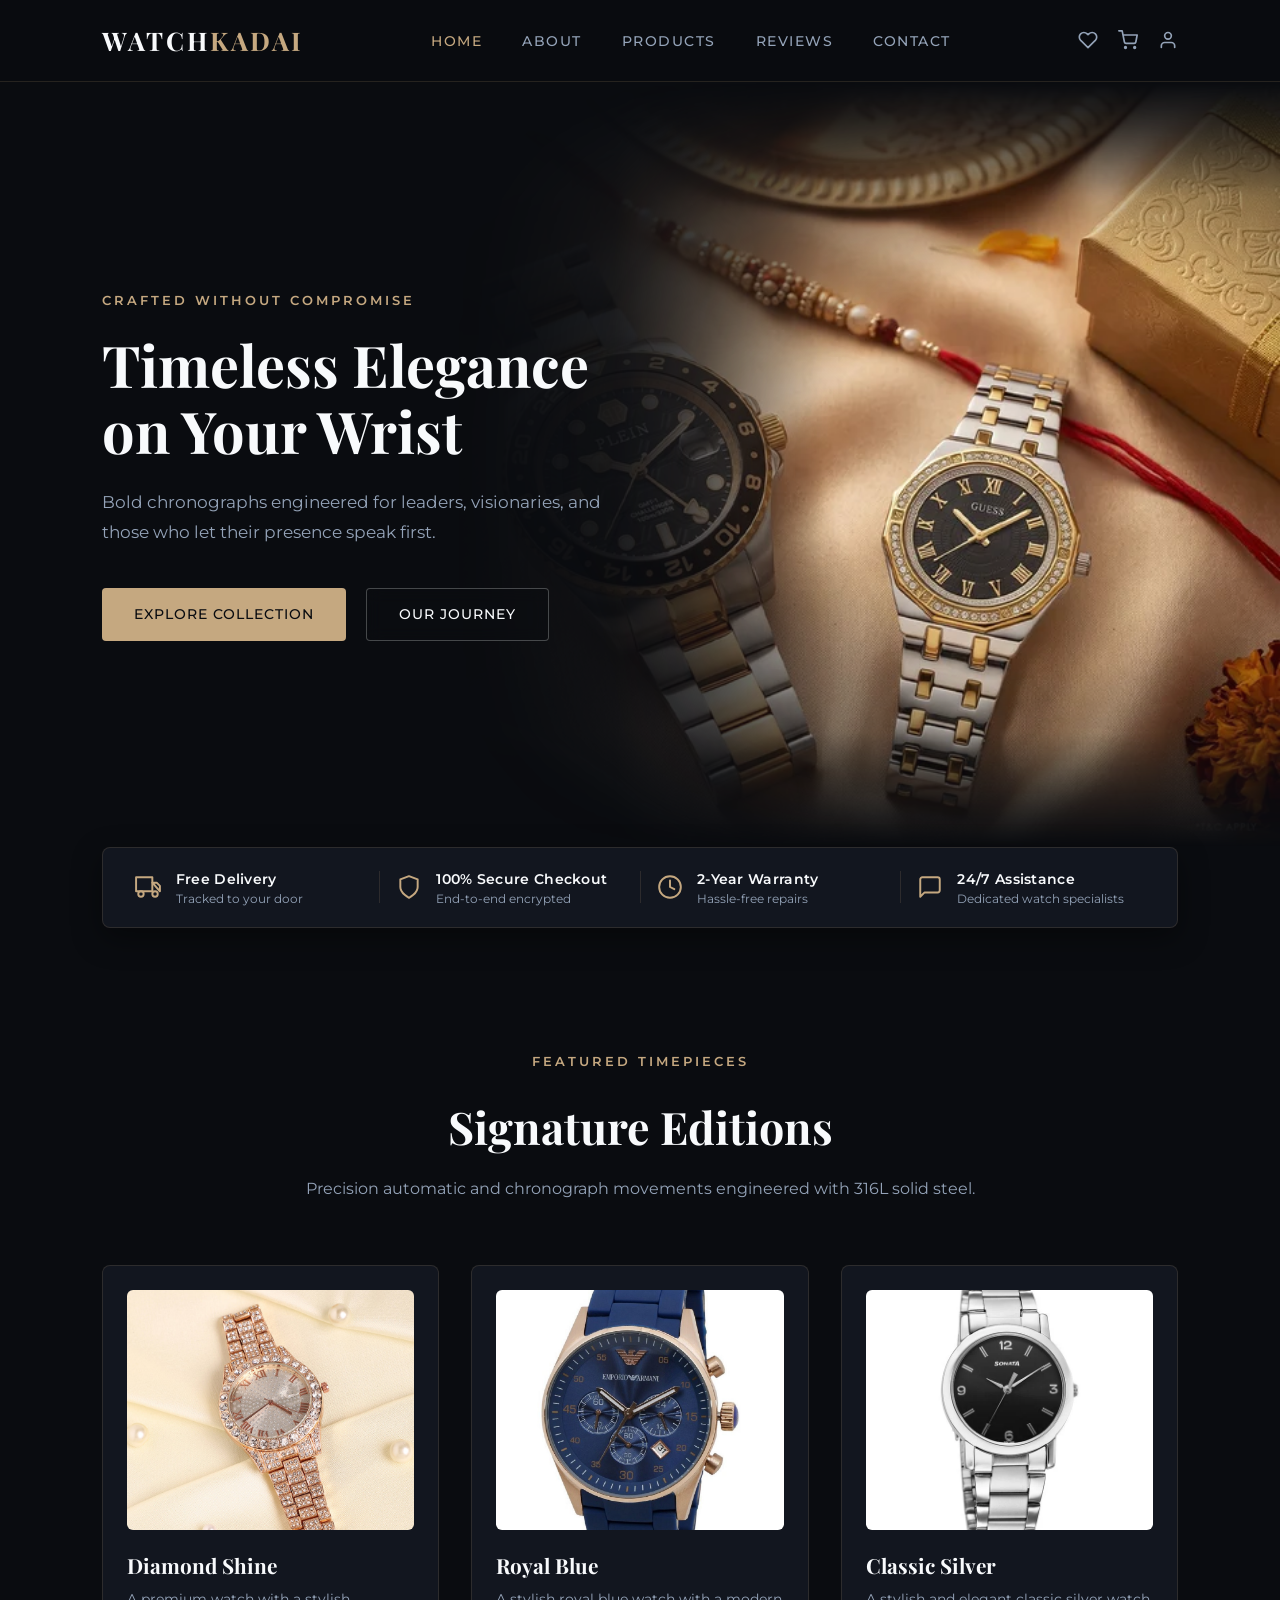
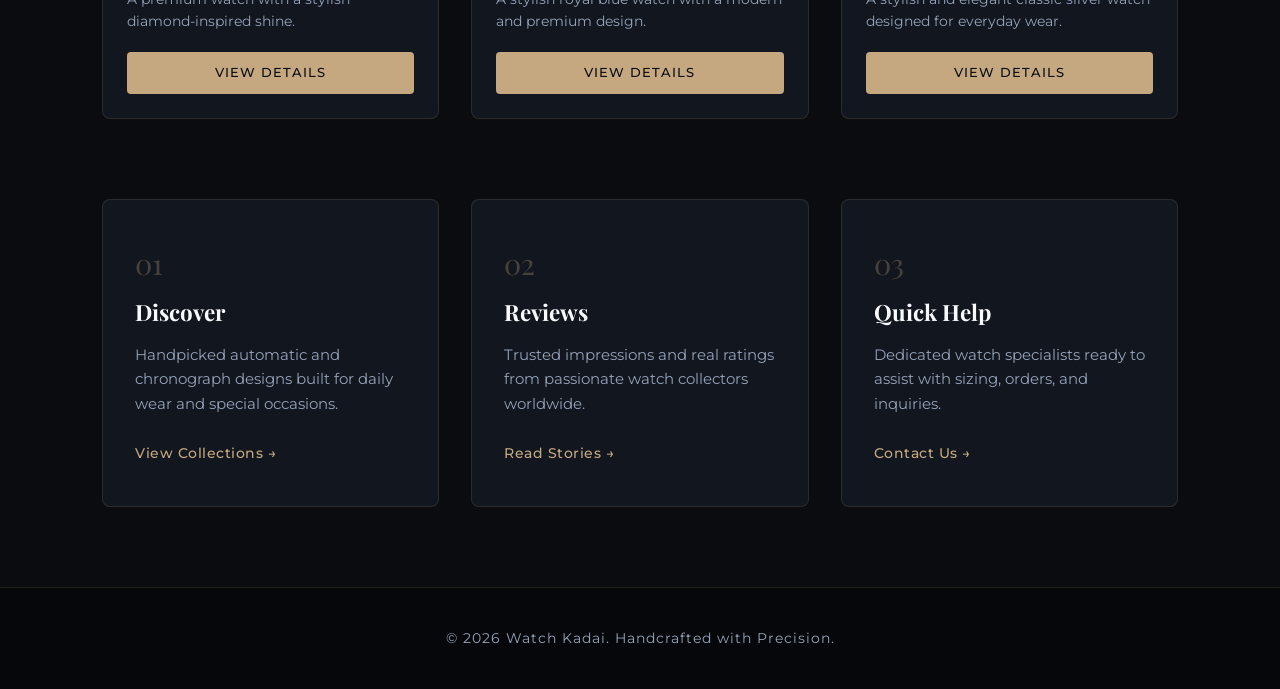
<file: index.html>
<!DOCTYPE html>
<html lang="en">
<head>
  <meta charset="UTF-8">
  <meta name="viewport" content="width=device-width, initial-scale=1.0">
  <title>Watch Kadai | Timeless Elegance</title>
  
  <link rel="stylesheet" href="navbar.css">
  <link rel="stylesheet" href="home.css">
  
  <link rel="preconnect" href="https://fonts.googleapis.com">
  <link rel="preconnect" href="https://fonts.gstatic.com" crossorigin>
  <link href="https://fonts.googleapis.com/css2?family=Montserrat:wght@300;400;500;600&family=Playfair+Display:ital,wght@0,600;0,700;1,400&display=swap" rel="stylesheet">
</head>
<body>

  <header class="navbar">
    <a href="index.html" class="logo">WATCH<span>KADAI</span></a>
    
    <nav class="nav-center">
      <ul class="nav-links">
        <li><a href="index.html" class="active">Home</a></li>
        <li><a href="about.html">About</a></li>
        <li><a href="products.html">Products</a></li>
        <li><a href="review.html">Reviews</a></li>
        <li><a href="contact.html">Contact</a></li>
      </ul>
    </nav>

    <div class="nav-right">
      <a href="wishlist.html" class="nav-icon" aria-label="Wishlist">
        <svg width="20" height="20" viewBox="0 0 24 24" fill="none" stroke="currentColor" stroke-width="2" stroke-linecap="round" stroke-linejoin="round">
          <path d="M20.84 4.61a5.5 5.5 0 0 0-7.78 0L12 5.67l-1.06-1.06a5.5 5.5 0 0 0-7.78 7.78l1.06 1.06L12 21.23l7.78-7.78 1.06-1.06a5.5 5.5 0 0 0 0-7.78z"></path>
        </svg>
      </a>
      <a href="cart.html" class="nav-icon cart-btn" aria-label="Shopping Cart">
        <svg width="20" height="20" viewBox="0 0 24 24" fill="none" stroke="currentColor" stroke-width="2" stroke-linecap="round" stroke-linejoin="round">
          <circle cx="9" cy="21" r="1"></circle>
          <circle cx="20" cy="21" r="1"></circle>
          <path d="M1 1h4l2.68 13.39a2 2 0 0 0 2 1.61h9.72a2 2 0 0 0 2-1.61L23 6H6"></path>
        </svg>
        <span id="cart-count" class="cart-badge" style="display: none;">0</span>
      </a>
      <a href="profile.html" class="nav-icon" aria-label="Account Profile">
        <svg width="20" height="20" viewBox="0 0 24 24" fill="none" stroke="currentColor" stroke-width="2" stroke-linecap="round" stroke-linejoin="round">
          <path d="M20 21v-2a4 4 0 0 0-4-4H8a4 4 0 0 0-4 4v2"></path>
          <circle cx="12" cy="7" r="4"></circle>
        </svg>
      </a>
    </div>
  </header>

  <main>
    <section class="hero">
      <div class="hero-content">
        <span class="tagline">CRAFTED WITHOUT COMPROMISE</span>
        <h1>Timeless Elegance on Your Wrist</h1>
        <p>Bold chronographs engineered for leaders, visionaries, and those who let their presence speak first.</p>
        <div class="hero-buttons">
          <a href="products.html" class="btn primary-btn">Explore Collection</a>
          <a href="about.html" class="btn secondary-btn">Our Journey</a>
        </div>
      </div>

      <div class="hero-visual">
        <div class="glow-effect"></div>
        <img src="./homeimages/mainimage.webp" alt="Luxury Watch Showcase" class="watch-img">
      </div>
    </section>

    <div class="trust-bar-wrapper">
      <div class="trust-bar">
        <div class="trust-item">
          <svg class="trust-icon" viewBox="0 0 24 24" fill="none" stroke="currentColor" stroke-width="1.8" stroke-linecap="round" stroke-linejoin="round">
            <rect x="1" y="3" width="15" height="13"></rect>
            <polygon points="16 8 20 8 23 11 23 16 16 8"></polygon>
            <circle cx="5.5" cy="18.5" r="2.5"></circle>
            <circle cx="18.5" cy="18.5" r="2.5"></circle>
          </svg>
          <div class="trust-text">
            <h4>Free Delivery</h4>
            <p>Tracked to your door</p>
          </div>
        </div>

        <div class="trust-divider"></div>

        <div class="trust-item">
          <svg class="trust-icon" viewBox="0 0 24 24" fill="none" stroke="currentColor" stroke-width="1.8" stroke-linecap="round" stroke-linejoin="round">
            <path d="M12 22s8-4 8-10V5l-8-3-8 3v7c0 6 8 10 8 10z"></path>
          </svg>
          <div class="trust-text">
            <h4>100% Secure Checkout</h4>
            <p>End-to-end encrypted</p>
          </div>
        </div>

        <div class="trust-divider"></div>

        <div class="trust-item">
          <svg class="trust-icon" viewBox="0 0 24 24" fill="none" stroke="currentColor" stroke-width="1.8" stroke-linecap="round" stroke-linejoin="round">
            <circle cx="12" cy="12" r="10"></circle>
            <polyline points="12 6 12 12 16 14"></polyline>
          </svg>
          <div class="trust-text">
            <h4>2-Year Warranty</h4>
            <p>Hassle-free repairs</p>
          </div>
        </div>

        <div class="trust-divider"></div>

        <div class="trust-item">
          <svg class="trust-icon" viewBox="0 0 24 24" fill="none" stroke="currentColor" stroke-width="1.8" stroke-linecap="round" stroke-linejoin="round">
            <path d="M21 15a2 2 0 0 1-2 2H7l-4 4V5a2 2 0 0 1 2-2h14a2 2 0 0 1 2 2z"></path>
          </svg>
          <div class="trust-text">
            <h4>24/7 Assistance</h4>
            <p>Dedicated watch specialists</p>
          </div>
        </div>
      </div>
    </div>

    <section class="products-header">
      <span class="tagline">FEATURED TIMEPIECES</span>
      <h2>Signature Editions</h2>
      <p>Precision automatic and chronograph movements engineered with 316L solid steel.</p>
    </section>

    <section class="product-grid">
      <div class="product-card">
        <img src="./homeimages/homepic1.jpg" alt="Luxury Diamond Metal">
        <h3>Diamond Shine</h3>
        <p class="product-desc">A premium watch with a stylish diamond-inspired shine.</p>
        <div class="card-actions">
          <a href="products.html" class="btn primary-btn">View Details</a>
        </div>
      </div>

      <div class="product-card">
        <img src="./homeimages/homepic2.jpg" alt="Classic Blue Metal">
        <h3>Royal Blue</h3>
        <p class="product-desc">A stylish royal blue watch with a modern and premium design.</p>
        <div class="card-actions">
          <a href="products.html" class="btn primary-btn">View Details</a>
        </div>
      </div>

      <div class="product-card">
        <img src="./homeimages/homepic3.jpg" alt="Classic Silver Metal">
        <h3>Classic Silver</h3>
        <p class="product-desc">A stylish and elegant classic silver watch designed for everyday wear.</p>
        <div class="card-actions">
          <a href="products.html" class="btn primary-btn">View Details</a>
        </div>
      </div>
    </section>

    <section class="features">
      <div class="feature-card">
        <span class="card-num">01</span>
        <h3>Discover</h3>
        <p>Handpicked automatic and chronograph designs built for daily wear and special occasions.</p>
        <a href="products.html" class="card-link">View Collections →</a>
      </div>
      <div class="feature-card">
        <span class="card-num">02</span>
        <h3>Reviews</h3>
        <p>Trusted impressions and real ratings from passionate watch collectors worldwide.</p>
        <a href="review.html" class="card-link">Read Stories →</a>
      </div>
      <div class="feature-card">
        <span class="card-num">03</span>
        <h3>Quick Help</h3>
        <p>Dedicated watch specialists ready to assist with sizing, orders, and inquiries.</p>
        <a href="contact.html" class="card-link">Contact Us →</a>
      </div>
    </section>
  </main>

  <footer>
    <p>&copy; 2026 Watch Kadai. Handcrafted with Precision.</p>
  </footer>

  <script src="cart.js" defer></script>
</body>
</html>
</file>
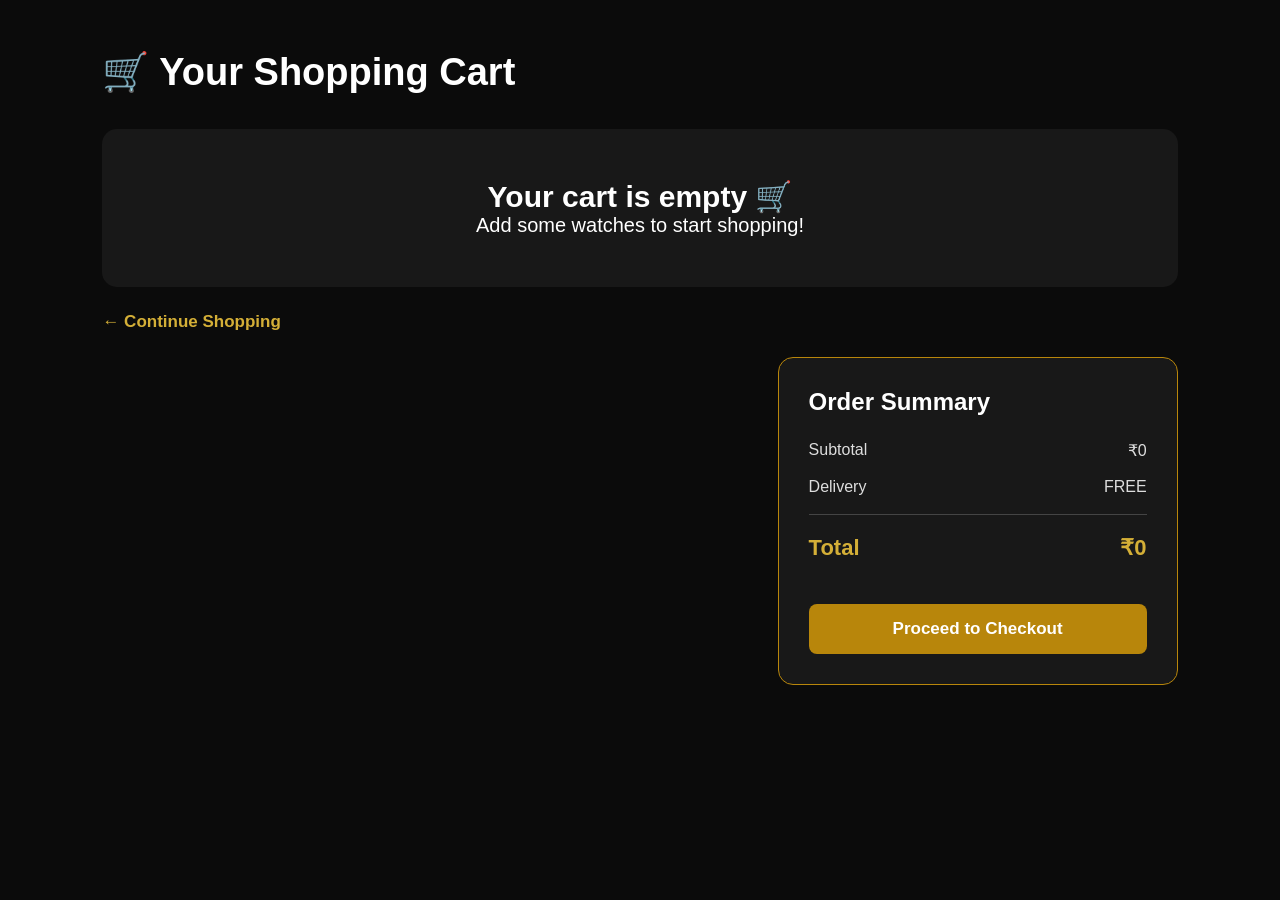
<file: cart.html>
<!DOCTYPE html>
<html lang="en">

<head>

    <meta charset="UTF-8">

    <meta name="viewport"
        content="width=device-width, initial-scale=1.0">

    <title>Watch Kadai | Cart</title>

    <link rel="stylesheet" href="cart.css">

</head>


<body>

    <div class="cart-container">

        <h1>🛒 Your Shopping Cart</h1>


        <!-- PRODUCTS WILL APPEAR HERE -->

        <div id="cartItems"></div>


        <a href="products.html"
            class="continue-shopping">

            ← Continue Shopping

        </a>


        <!-- TOTAL -->

        <div class="order-summary">

            <h2>Order Summary</h2>


            <div class="summary-row">

                <span>Subtotal</span>

                <span id="subtotal">₹0</span>

            </div>


            <div class="summary-row">

                <span>Delivery</span>

                <span>FREE</span>

            </div>


            <hr>


            <div class="summary-row total">

                <strong>Total</strong>

                <strong id="grandTotal">
                    ₹0
                </strong>

            </div>


            <button class="checkout-btn" onclick="goToCheckout()">
    Proceed to Checkout
</button>
        </div>

    </div>


    <script src="cart.js"></script>

</body>

</html>
</file>
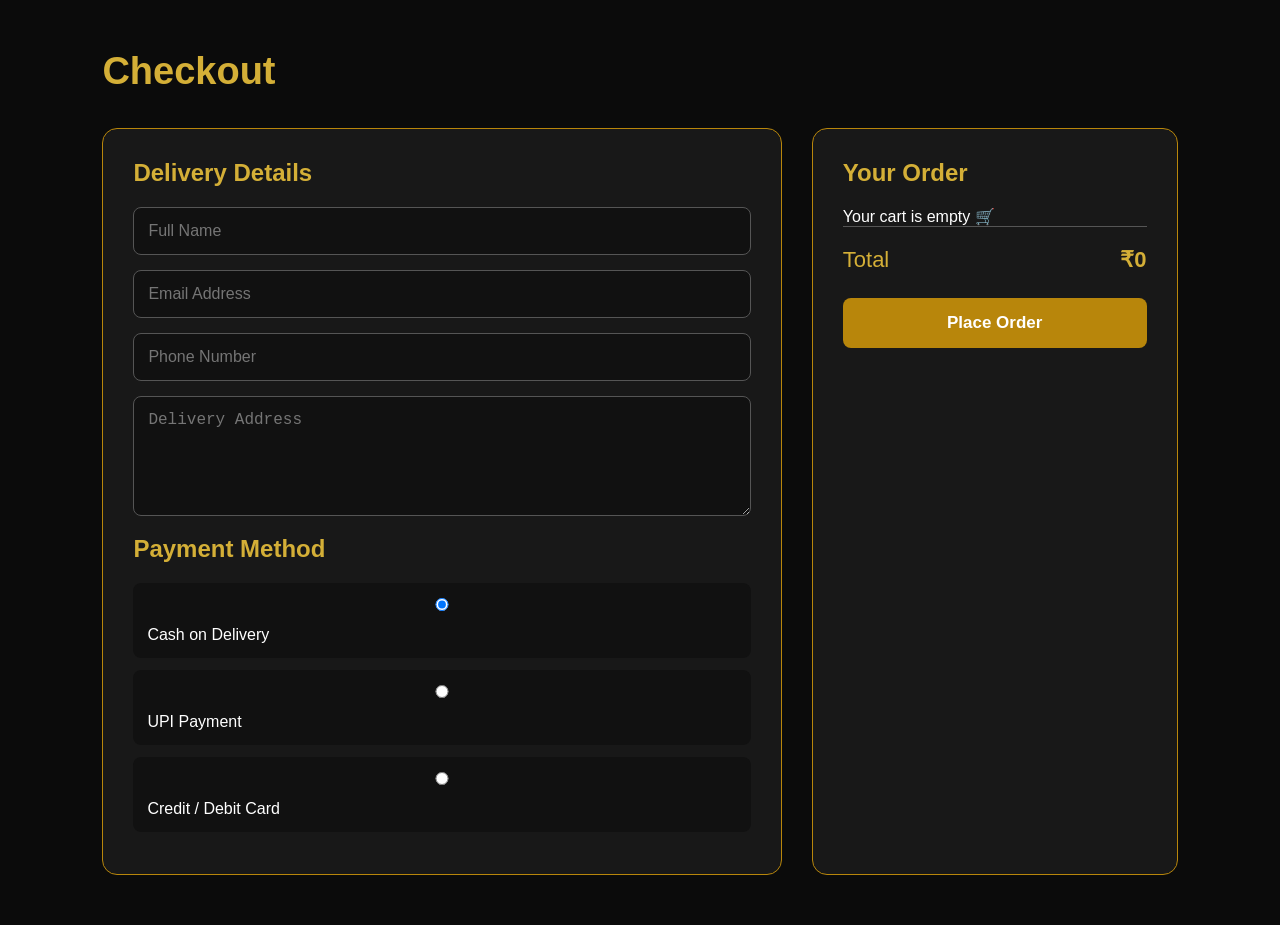
<file: checkout.html>
<!DOCTYPE html>
<html lang="en">

<head>
    <meta charset="UTF-8">
    <meta name="viewport" content="width=device-width, initial-scale=1.0">

    <title>Watch Kadai | Checkout</title>

    <link rel="stylesheet" href="checkout.css">
</head>

<body>

    <div class="checkout-container">

        <h1>Checkout</h1>

        <div class="checkout-grid">

            <!-- CUSTOMER DETAILS -->

            <div class="checkout-form">

                <h2>Delivery Details</h2>

                <input type="text" placeholder="Full Name" required>

                <input type="email" placeholder="Email Address" required>

                <input type="tel" placeholder="Phone Number" required>

                <textarea placeholder="Delivery Address" required></textarea>


                <h2>Payment Method</h2>

                <div class="payment-option">

                    <label>
                        <input type="radio" name="payment" checked>
                        Cash on Delivery
                    </label>

                </div>

                <div class="payment-option">

                    <label>
                        <input type="radio" name="payment">
                        UPI Payment
                    </label>

                </div>

                <div class="payment-option">

                    <label>
                        <input type="radio" name="payment">
                        Credit / Debit Card
                    </label>

                </div>

            </div>


            <!-- ORDER SUMMARY -->

            <div class="checkout-summary">

                <h2>Your Order</h2>

                <div id="checkoutItems"></div>

                <hr>

                <div class="checkout-total">

                    <span>Total</span>

                    <strong id="checkoutTotal">₹0</strong>

                </div>

                <button onclick="placeOrder()">
                    Place Order
                </button>

            </div>

        </div>

    </div>

    <script src="checkout.js"></script>

</body>

</html>
</file>
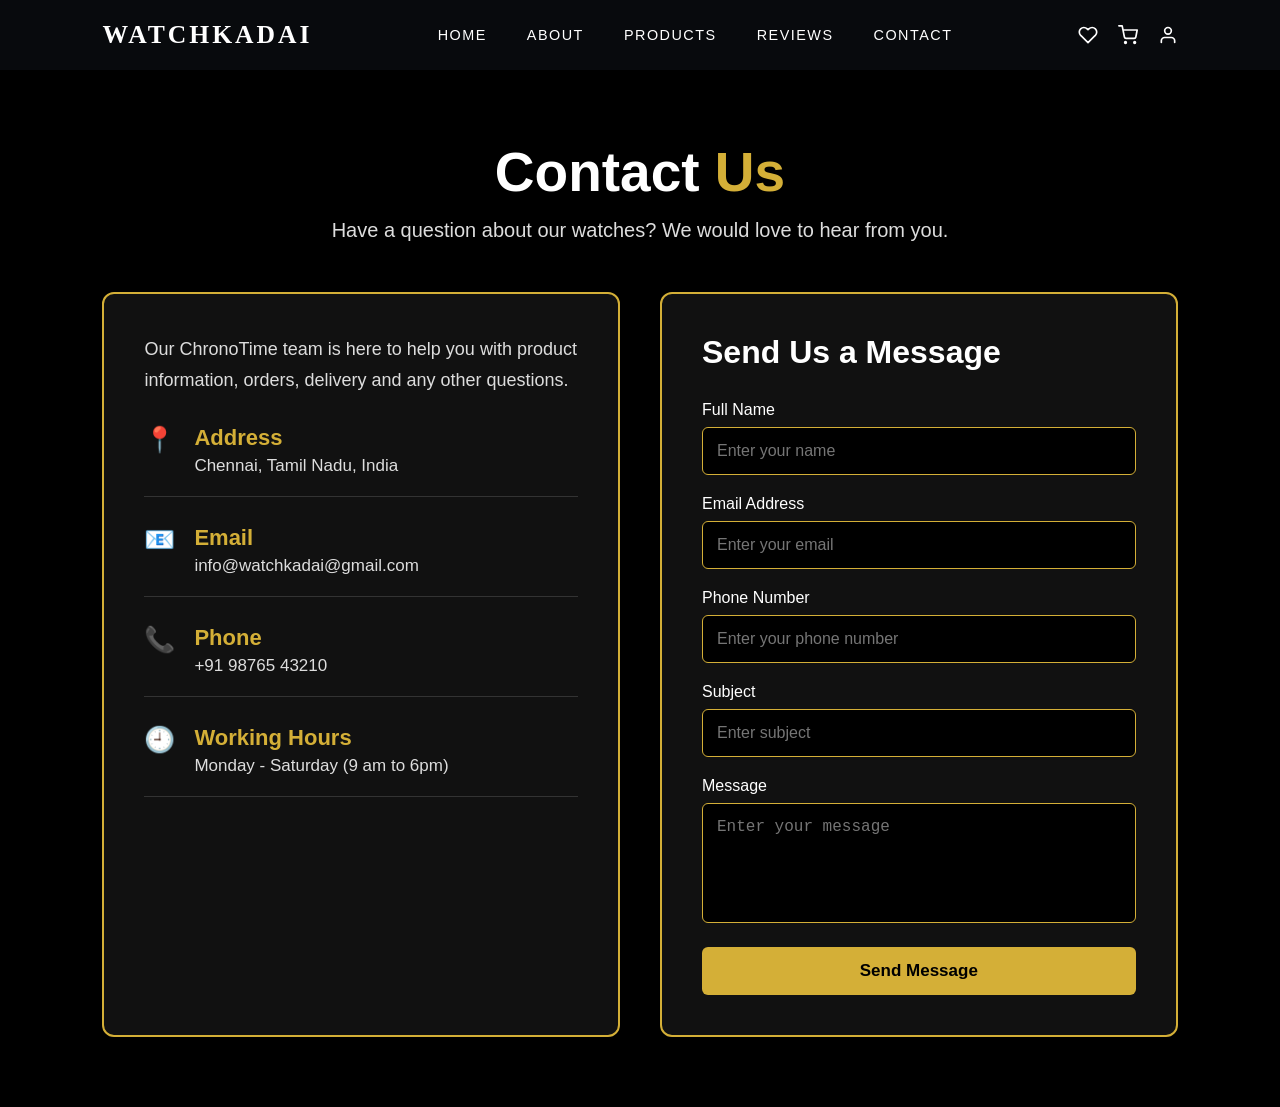
<file: contact.html>
<!DOCTYPE html>
<html>
<head>
    <title>Contact Us - ChronoTime</title>

    <link rel="stylesheet" href="navbar.css">
    <link rel="stylesheet" href="contact.css">
</head>

<body>

<header class="navbar">
  <a href="index.html" class="logo">WATCH<span>KADAI</span></a>
  
  <nav class="nav-center">
    <ul class="nav-links">
      <li><a href="index.html" class="active">Home</a></li>
      <li><a href="about.html">About</a></li>
      <li><a href="products.html">Products</a></li>
      <li><a href="review.html">Reviews</a></li>
      <li><a href="contact.html" class="active">Contact</a></li>
    </ul>
  </nav>

  <div class="nav-right">
    <!-- Wishlist -->
    <a href="wishlist.html" class="nav-icon" aria-label="Wishlist">
      <svg width="20" height="20" viewBox="0 0 24 24" fill="none" stroke="currentColor" stroke-width="2" stroke-linecap="round" stroke-linejoin="round">
        <path d="M20.84 4.61a5.5 5.5 0 0 0-7.78 0L12 5.67l-1.06-1.06a5.5 5.5 0 0 0-7.78 7.78l1.06 1.06L12 21.23l7.78-7.78 1.06-1.06a5.5 5.5 0 0 0 0-7.78z"></path>
      </svg>
    </a>

    <!-- Cart -->
    <a href="cart.html" class="nav-icon cart-btn" aria-label="Shopping Cart">
      <svg width="20" height="20" viewBox="0 0 24 24" fill="none" stroke="currentColor" stroke-width="2" stroke-linecap="round" stroke-linejoin="round">
        <circle cx="9" cy="21" r="1"></circle>
        <circle cx="20" cy="21" r="1"></circle>
        <path d="M1 1h4l2.68 13.39a2 2 0 0 0 2 1.61h9.72a2 2 0 0 0 2-1.61L23 6H6"></path>
      </svg>
      <span id="cart-count" class="cart-badge" style="display: none;">0</span>
    </a>

    <!-- Account / Profile -->
    <a href="profile.html" class="nav-icon" aria-label="Account Profile">
      <svg width="20" height="20" viewBox="0 0 24 24" fill="none" stroke="currentColor" stroke-width="2" stroke-linecap="round" stroke-linejoin="round">
        <path d="M20 21v-2a4 4 0 0 0-4-4H8a4 4 0 0 0-4 4v2"></path>
        <circle cx="12" cy="7" r="4"></circle>
      </svg>
    </a>
  </div>
</header>
    <div class="contact">

        <div class="title">
            <h1>Contact <span>Us</span></h1>

            <p>
                Have a question about our watches?
                We would love to hear from you.
            </p>
        </div>

        <div class="content">

            <!-- Contact information -->

            <div class="info">

                <p>
                    Our ChronoTime team is here to help you with
                    product information, orders, delivery and any
                    other questions.
                </p>

                <div class="item">
                    <div class="icon">📍</div>

                    <div>
                        <h3>Address</h3>
                        <p>Chennai, Tamil Nadu, India</p>
                    </div>
                </div>

                <div class="item">
                    <div class="icon">📧</div>

                    <div>
                        <h3>Email</h3>
                        <p>info@watchkadai@gmail.com</p>
                    </div>
                </div>

                <div class="item">
                    <div class="icon">📞</div>

                    <div>
                        <h3>Phone</h3>
                        <p>+91 98765 43210</p>
                    </div>
                </div>

                <div class="item">
                    <div class="icon">🕘</div>

                    <div>
                        <h3>Working Hours</h3>
                        <p>Monday - Saturday (9 am to 6pm)</p>
                    </div>
                </div>

            </div>

            <!-- Contact form -->

            <div class="form">

                <h2>Send Us a Message</h2>

                <label>Full Name</label>
                <input type="text" placeholder="Enter your name">

                <label>Email Address</label>
                <input type="email" placeholder="Enter your email">

                <label>Phone Number</label>
                <input type="text" placeholder="Enter your phone number">

                <label>Subject</label>
                <input type="text" placeholder="Enter subject">

                <label>Message</label>
                <textarea placeholder="Enter your message"></textarea>

                <button>Send Message</button>

            </div>

        </div>

    </div>

</body>
</html>
</file>
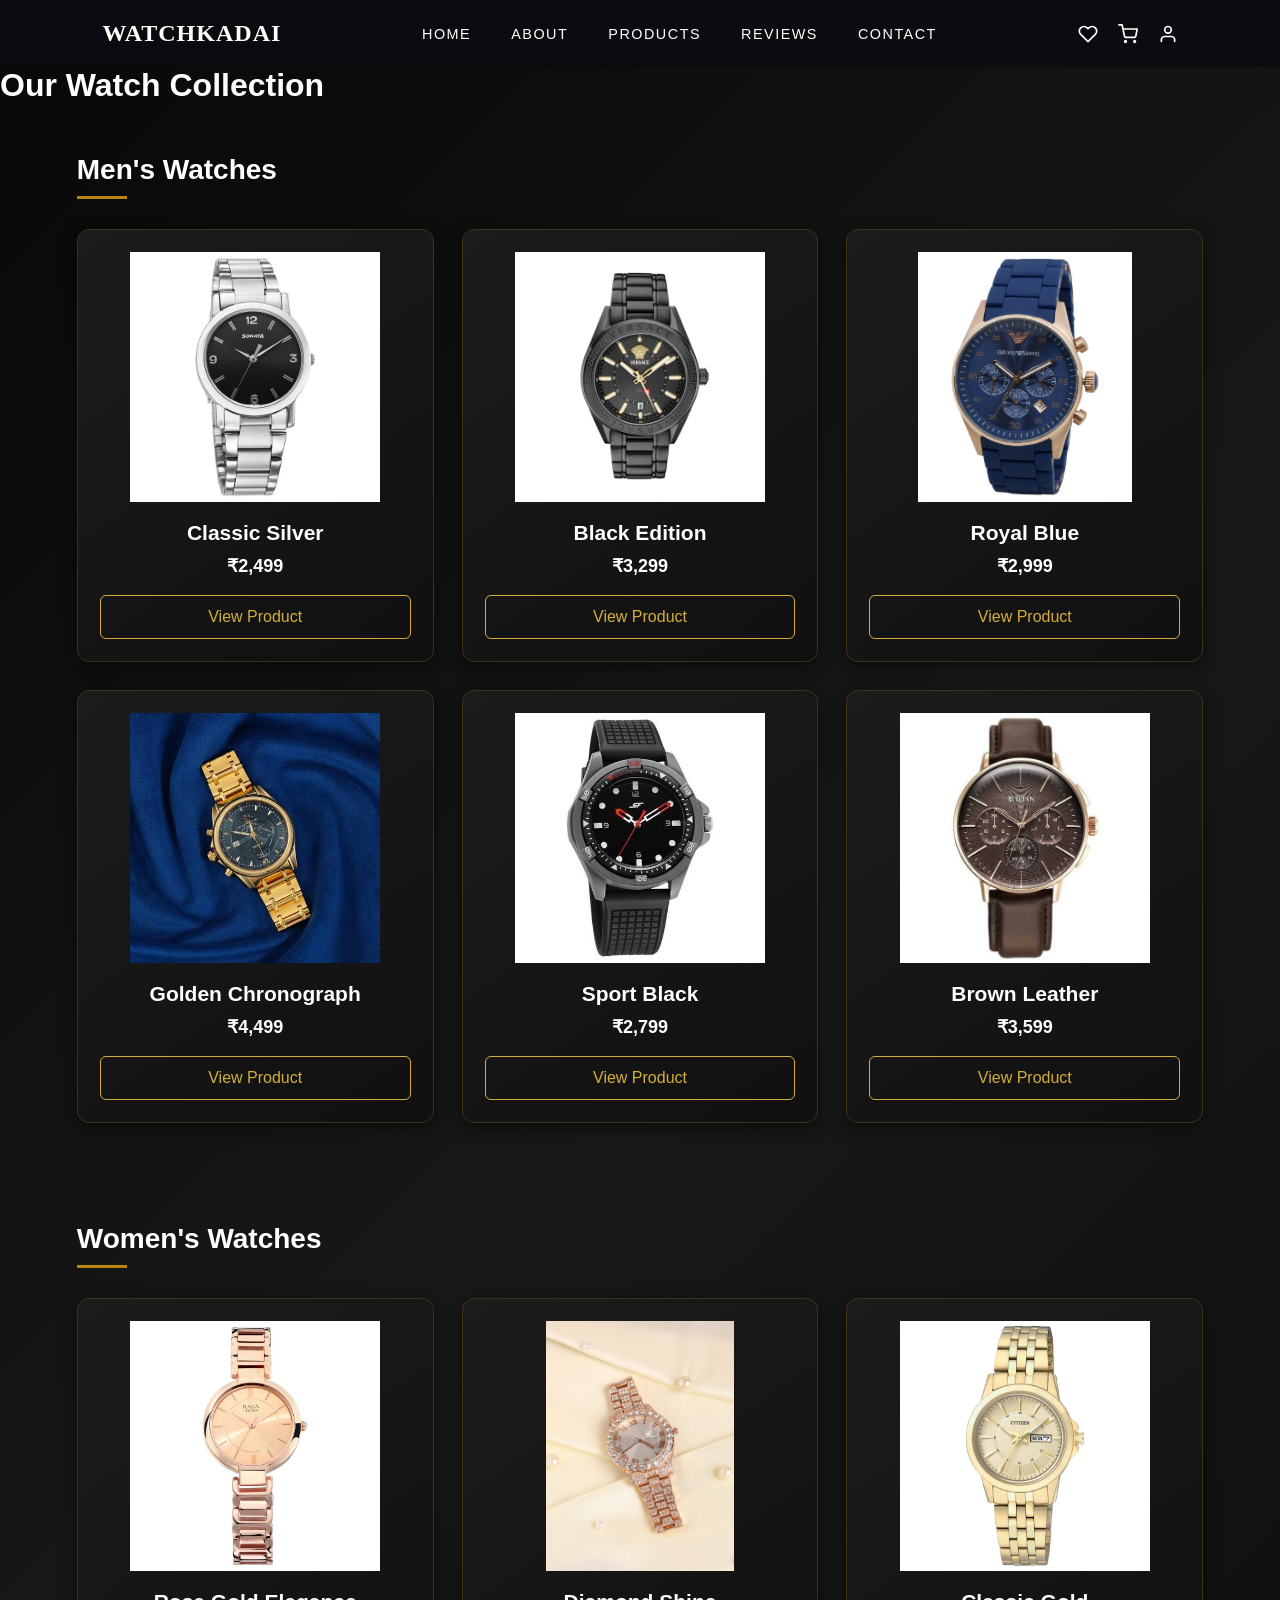
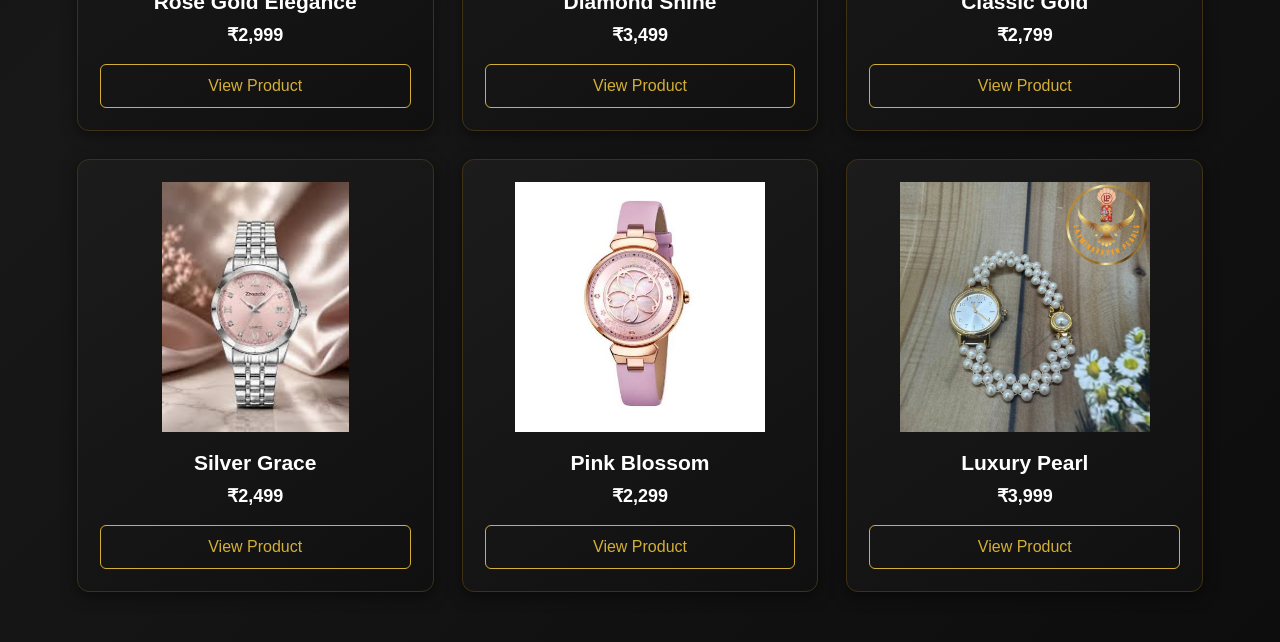
<file: products.html>
<!DOCTYPE html>
<html lang="en">
<head>
    <meta charset="UTF-8">
    <meta name="viewport" content="width=device-width, initial-scale=1.0">

    <title>Watch Kadai | Products</title>
    <link rel="stylesheet" href="navbar.css">
    <link rel="stylesheet" href="products.css">
</head>

<body>

<header class="navbar">
  <a href="index.html" class="logo">WATCH<span>KADAI</span></a>
  
  <nav class="nav-center">
    <ul class="nav-links">
      <li><a href="index.html">Home</a></li>
      <li><a href="about.html">About</a></li>
      <li><a href="products.html" class="active">Products</a></li>
      <li><a href="review.html">Reviews</a></li>
      <li><a href="contact.html">Contact</a></li>
    </ul>
  </nav>

  <div class="nav-right">
    <!-- Wishlist -->
    <a href="wishlist.html" class="nav-icon" aria-label="Wishlist">
      <svg width="20" height="20" viewBox="0 0 24 24" fill="none" stroke="currentColor" stroke-width="2" stroke-linecap="round" stroke-linejoin="round">
        <path d="M20.84 4.61a5.5 5.5 0 0 0-7.78 0L12 5.67l-1.06-1.06a5.5 5.5 0 0 0-7.78 7.78l1.06 1.06L12 21.23l7.78-7.78 1.06-1.06a5.5 5.5 0 0 0 0-7.78z"></path>
      </svg>
    </a>

    <!-- Cart -->
    <a href="cart.html" class="nav-icon cart-btn" aria-label="Shopping Cart">
      <svg width="20" height="20" viewBox="0 0 24 24" fill="none" stroke="currentColor" stroke-width="2" stroke-linecap="round" stroke-linejoin="round">
        <circle cx="9" cy="21" r="1"></circle>
        <circle cx="20" cy="21" r="1"></circle>
        <path d="M1 1h4l2.68 13.39a2 2 0 0 0 2 1.61h9.72a2 2 0 0 0 2-1.61L23 6H6"></path>
      </svg>
      <span id="cart-count" class="cart-badge" style="display: none;">0</span>
    </a>

    <!-- Account / Profile -->
    <a href="profile.html" class="nav-icon" aria-label="Account Profile">
      <svg width="20" height="20" viewBox="0 0 24 24" fill="none" stroke="currentColor" stroke-width="2" stroke-linecap="round" stroke-linejoin="round">
        <path d="M20 21v-2a4 4 0 0 0-4-4H8a4 4 0 0 0-4 4v2"></path>
        <circle cx="12" cy="7" r="4"></circle>
      </svg>
    </a>
  </div>
</header>
    <h1>Our Watch Collection</h1>


    <!-- Men's Watches -->
    <section class="products-section">

        <h2>Men's Watches</h2>

        <div class="product-container">

            <div class="product-card">
    <img src="images/classic-silver.jpg" alt="Classic Silver">
    <h3>Classic Silver</h3>
    <p>₹2,499</p>

    <a href="product-details.html?product=classic-silver" class="view-btn">
    View Product
</a>
</div>

            <div class="product-card">
                <img src="images/black-edition.jpg" alt="Black Edition">
                <h3>Black Edition</h3>
                <p>₹3,299</p>
               <a href="product-details.html?product=black-edition" class="view-btn">
    View Product
</a>
            </div>

            <div class="product-card">
                <img src="images/royal-blue.jpg" alt="Royal Blue">
                <h3>Royal Blue</h3>
                <p>₹2,999</p>
                <a href="product-details.html?product=royal-blue" class="view-btn">
    View Product
</a>
            </div>

            <div class="product-card">
                <img src="images/golden-chronograph.jpg" alt="Golden Chronograph">
                <h3>Golden Chronograph</h3>
                <p>₹4,499</p>
                <a href="product-details.html?product=golden-chronograph" class="view-btn">
    View Product
</a>
            </div>

            <div class="product-card">
                <img src="images/sport-black.jpg" alt="Sport Black">
                <h3>Sport Black</h3>
                <p>₹2,799</p>
               <a href="product-details.html?product=sport-black" class="view-btn">
    View Product
</a>
            </div>

            <div class="product-card">
                <img src="images/brown-leather.jpg" alt="Brown Leather">
                <h3>Brown Leather</h3>
                <p>₹3,599</p>
                <a href="product-details.html?product=brown-leather" class="view-btn">
    View Product
</a>
            </div>

        </div>

    </section>


    <!-- Women's Watches -->
    <section class="products-section">

        <h2>Women's Watches</h2>

        <div class="product-container">

            <div class="product-card">
                <img src="images/rose-gold-elegance.jpg" alt="Rose Gold Elegance">
                <h3>Rose Gold Elegance</h3>
                <p>₹2,999</p>
                <a href="product-details.html?product=rose-gold-elegance" class="view-btn">
    View Product
</a>
            </div>

            <div class="product-card">
                <img src="images/diamond-shine.jpg" alt="Diamond Shine">
                <h3>Diamond Shine</h3>
                <p>₹3,499</p>
                <a href="product-details.html?product=diamond-shine" class="view-btn">
    View Product
</a>
            </div>

            <div class="product-card">
                <img src="images/classic-gold.jpg" alt="Classic Gold">
                <h3>Classic Gold</h3>
                <p>₹2,799</p>
                <a href="product-details.html?product=classic-gold" class="view-btn">
    View Product
</a>
            </div>

            <div class="product-card">
                <img src="images/silver-grace.jpg" alt="Silver Grace">
                <h3>Silver Grace</h3>
                <p>₹2,499</p>
                <a href="product-details.html?product=silver-grace" class="view-btn">
    View Product
</a>
            </div>

            <div class="product-card">
                <img src="images/pink-blossom.jpg" alt="Pink Blossom">
                <h3>Pink Blossom</h3>
                <p>₹2,299</p>
                <a href="product-details.html?product=pink-blossom" class="view-btn">
    View Product
</a>
            </div>

            <div class="product-card">
                <img src="images/luxury-pearl.jpg" alt="Luxury Pearl">
                <h3>Luxury Pearl</h3>
                <p>₹3,999</p>
               <a href="product-details.html?product=luxury-pearl" class="view-btn">
    View Product
</a>
            </div>

        </div>

    </section>

</body>
</html>
</file>
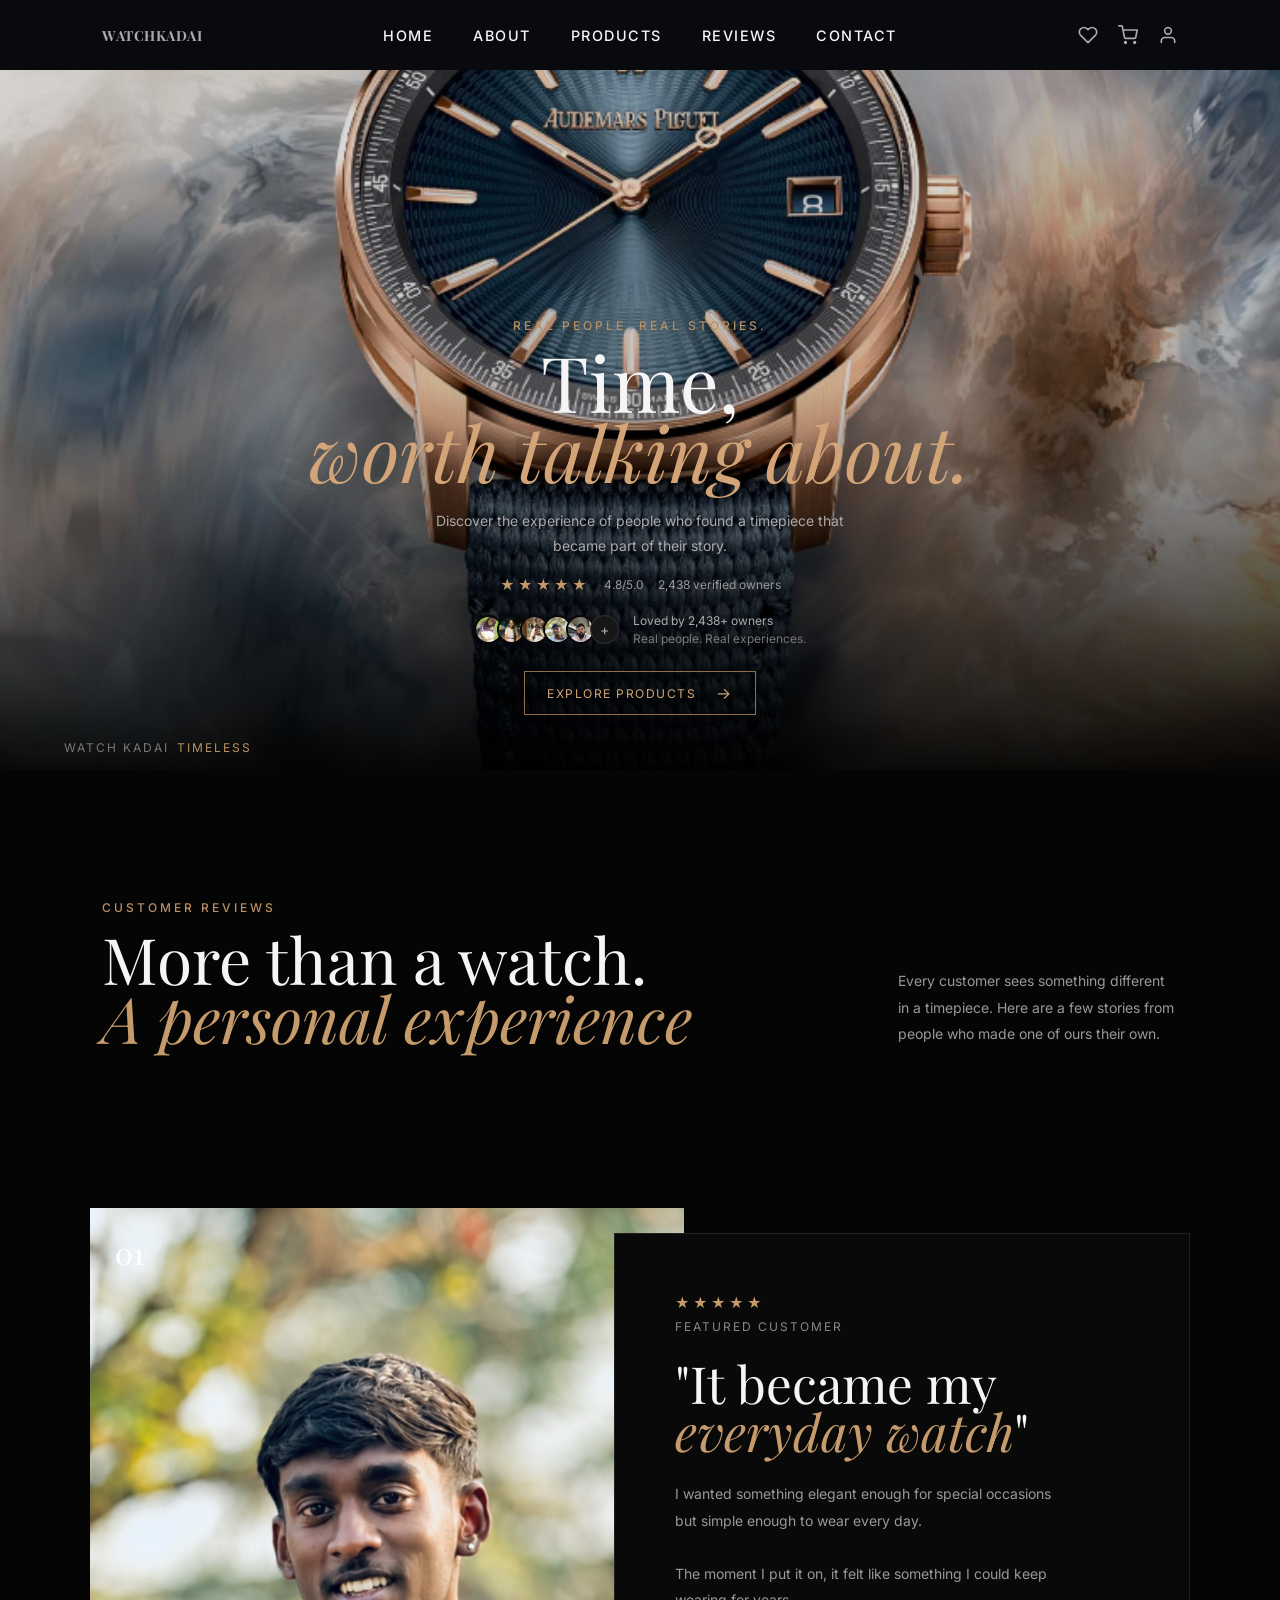
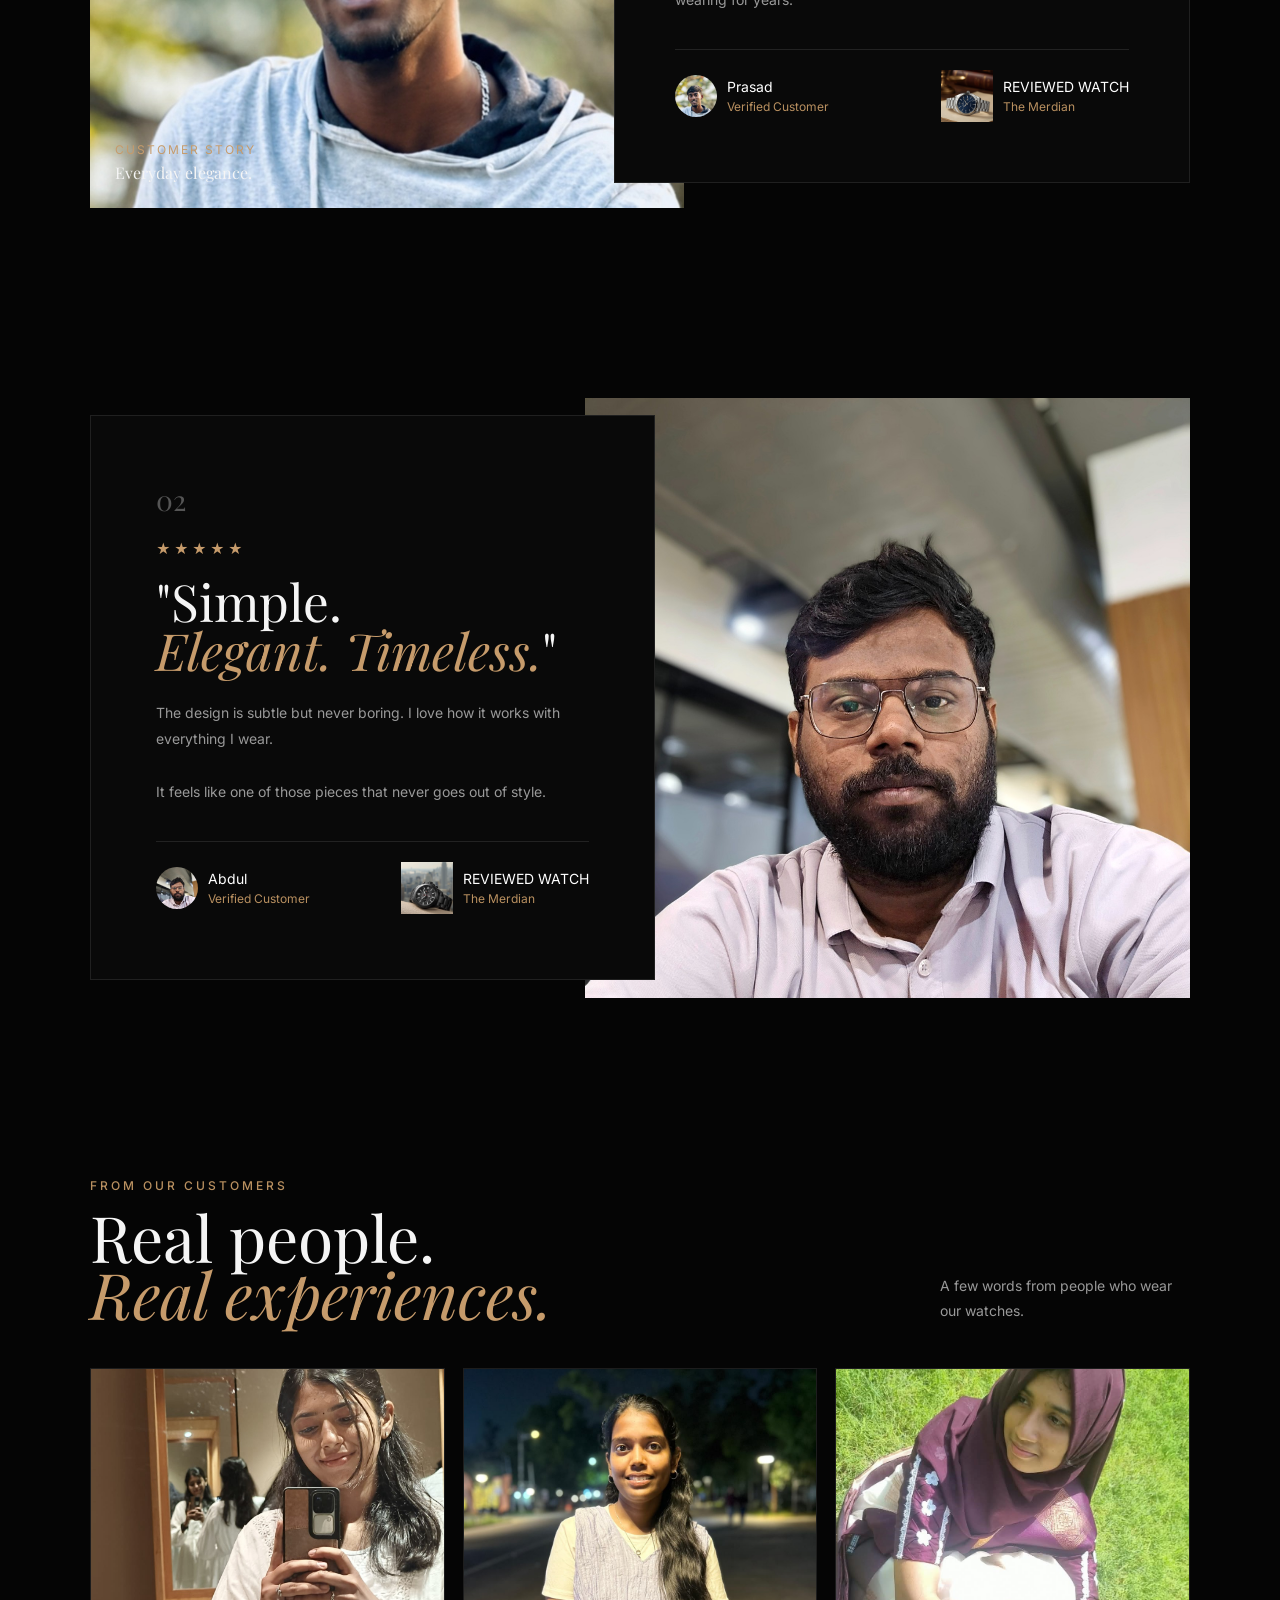
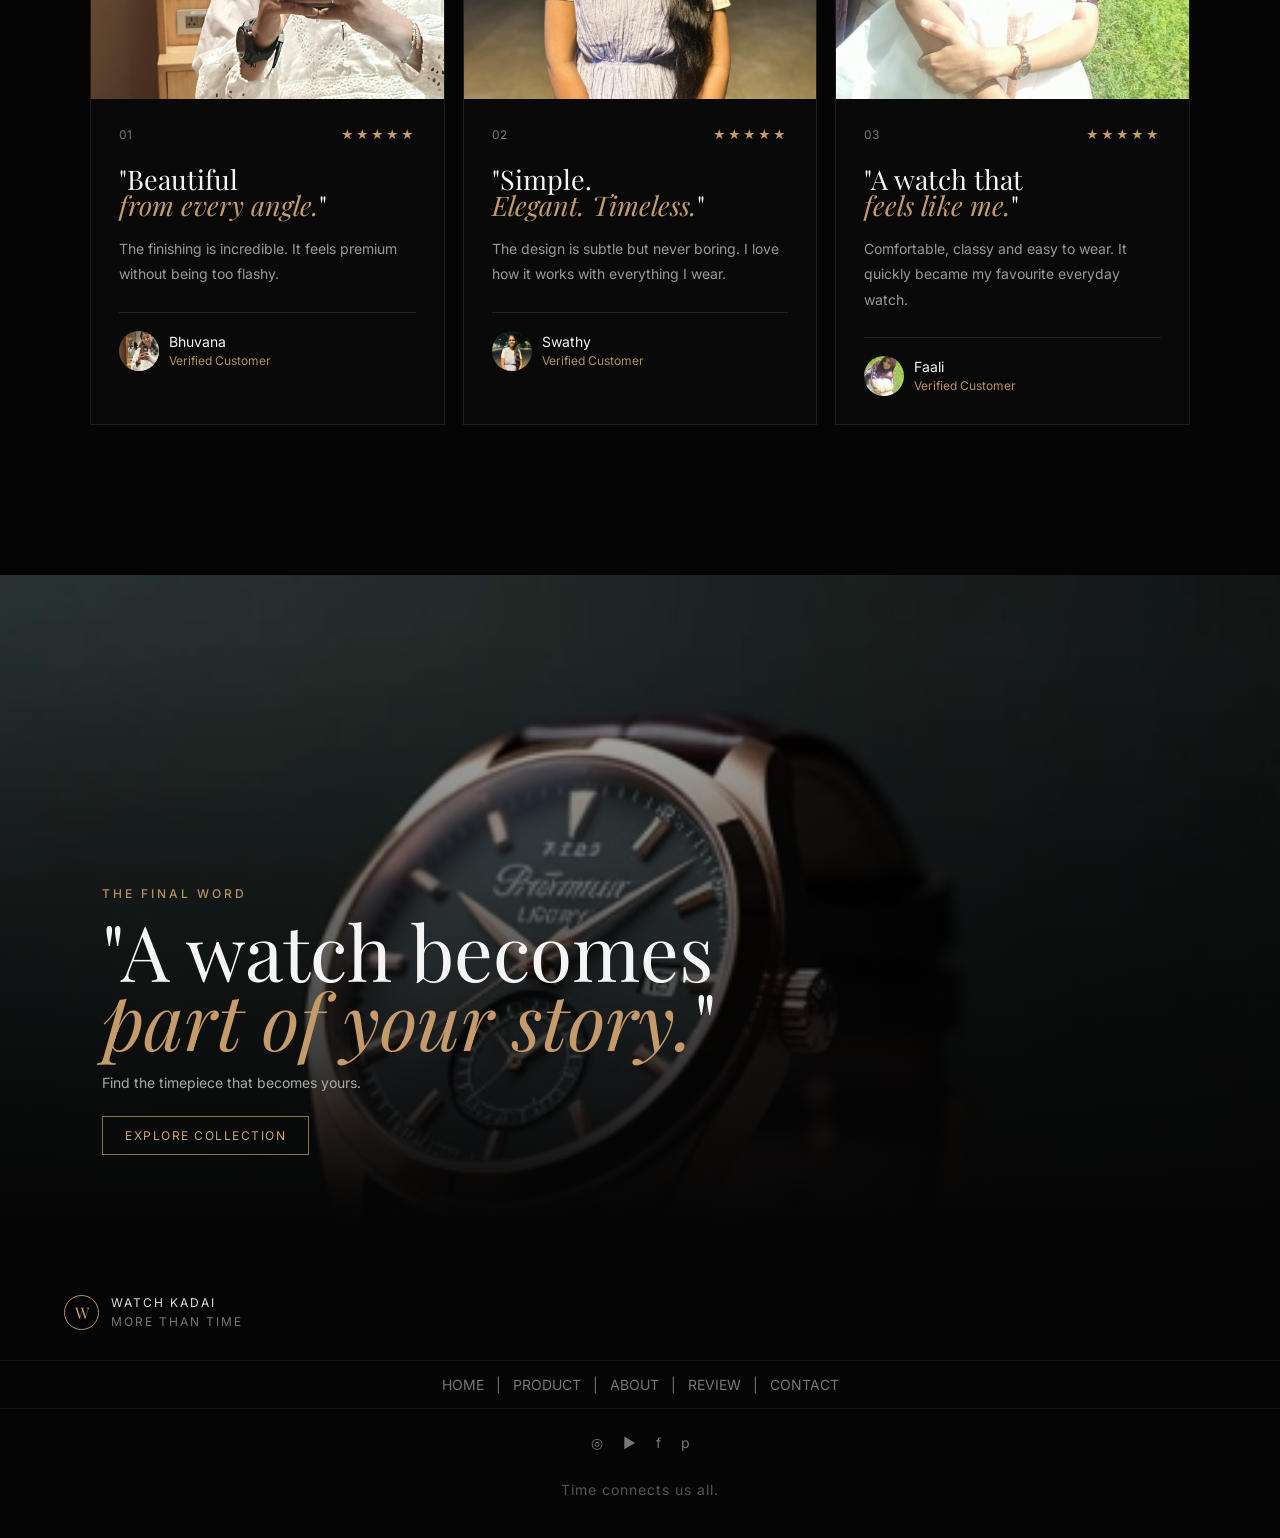
<file: review.html>
<!DOCTYPE html>
<html lang="en">

<head>
    <meta charset="UTF-8">
    <meta name="viewport" content="width=device-width, initial-scale=1.0">
    <title>Watchkadai</title>

    <link rel="stylesheet" href="review.css">
    <link rel="stylesheet" href="navbar.css">

    <link
        href="https://fonts.googleapis.com/css2?family=Inter:wght@300;400;500;600&family=Playfair+Display:ital,wght@0,400;1,400&display=swap"
        rel="stylesheet">
</head>

<body>

   <header class="navbar">

    <a href="index.html" class="logo">
        WATCH<span>KADAI</span>
    </a>

    <nav class="nav-center">
        <ul class="nav-links">
            <li><a href="index.html">Home</a></li>
            <li><a href="about.html">About</a></li>
            <li><a href="products.html">Products</a></li>
            <li><a href="review.html" class="active">Reviews</a></li>
            <li><a href="contact.html">Contact</a></li>
        </ul>
    </nav>

    <div class="nav-right">

       
        <a href="wishlist.html" class="nav-icon" aria-label="Wishlist">
            <svg width="20" height="20" viewBox="0 0 24 24"
                fill="none" stroke="currentColor"
                stroke-width="2" stroke-linecap="round"
                stroke-linejoin="round">

                <path d="M20.84 4.61a5.5 5.5 0 0 0-7.78 0L12 5.67l-1.06-1.06a5.5 5.5 0 0 0-7.78 7.78l1.06 1.06L12 21.23l7.78-7.78 1.06-1.06a5.5 5.5 0 0 0 0-7.78z">
                </path>

            </svg>
        </a>

      
        <a href="cart.html" class="nav-icon cart-btn" aria-label="Shopping Cart">

            <svg width="20" height="20" viewBox="0 0 24 24"
                fill="none" stroke="currentColor"
                stroke-width="2" stroke-linecap="round"
                stroke-linejoin="round">

                <circle cx="9" cy="21" r="1"></circle>
                <circle cx="20" cy="21" r="1"></circle>

                <path d="M1 1h4l2.68 13.39a2 2 0 0 0 2 1.61h9.72a2 2 0 0 0 2-1.61L23 6H6">
                </path>

            </svg>

            <span id="cart-count" class="cart-badge"
                style="display: none;">0</span>

        </a>

       
        <a href="profile.html" class="nav-icon" aria-label="Account Profile">

            <svg width="20" height="20" viewBox="0 0 24 24"
                fill="none" stroke="currentColor"
                stroke-width="2" stroke-linecap="round"
                stroke-linejoin="round">

                <path d="M20 21v-2a4 4 0 0 0-4-4H8a4 4 0 0 0-4 4v2">
                </path>

                <circle cx="12" cy="7" r="4"></circle>

            </svg>

        </a>

    </div>

</header>

    <div class="hero">

        <img src="./reviewimg/mainimg.png" class="topimg">

        <div class="dark"></div>

        <div class="content">

            <p class="topline">
                REAL PEOPLE. REAL STORIES.
            </p>

            <h1>
                Time,
                <br>
                <i>worth talking about.</i>
            </h1>

            <p class="desc">
                Discover the experience of people who found a timepiece
                that became part of their story.
            </p>

            <div class="rating">
                <span class="start">★★★★★</span>
                <span>4.8/5.0</span>
                <span>2,438 verified owners</span>
            </div>


            <div class="members">

                <div class="avatar">
                    <img src="./reviewimg/mem1.jpeg">
                    <img src="./reviewimg/mem3.jpeg">
                    <img src="./reviewimg/mem6.jpeg">
                    <img src="./reviewimg/mem4.jpeg">
                    <img src="./reviewimg/mem5.jpeg">

                    <span class="plus">+</span>
                </div>


                <div class="info">
                    <p>
                        Loved by 2,438+ owners
                        <span>Real people. Real experiences.</span>
                    </p>
                </div>

            </div>


            <a href="products.html" class="gldbtn">
                EXPLORE PRODUCTS
                <span>→</span>
            </a>

        </div>


        <div class="title">
            <span>WATCH KADAI</span>
            <p>TIMELESS</p>
        </div>

    </div>


    <div class="intro">

        <div class="intro-top">

            <div>

                <p class="topline">
                    CUSTOMER REVIEWS
                </p>

                <h2>
                    More than a watch.
                    <br>
                    <i>A personal experience</i>
                </h2>

            </div>


            <p class="intro-desc">
                Every customer sees something different in a timepiece.
                Here are a few stories from people who made one of ours
                their own.
            </p>

        </div>

    </div>


 

    <div class="review" id="review">

        <div class="r-pic">

            <img src="./reviewimg/mem4.jpeg">

            <span class="pic-no">01</span>

            <div class="pic-cap">
                <span>CUSTOMER STORY</span>
                <span>Everyday elegance.</span>
            </div>

        </div>


        <div class="r-content">

            <div class="r-heading">

                <div class="star">
                    ★★★★★
                </div>

                <span>
                    FEATURED CUSTOMER
                </span>

            </div>


            <h2>
                "It became my
                <br>
                <i>everyday watch</i>"
            </h2>


            <p class="r-copy">
                I wanted something elegant enough for special occasions
                but simple enough to wear every day.

                <br><br>

                The moment I put it on, it felt like something I could
                keep wearing for years.
            </p>



            <div class="r-bottom">

                <div class="profile">

                    <img src="./reviewimg/mem4.jpeg">

                    <div>
                        <p>
                            Prasad
                            <span>Verified Customer</span>
                        </p>
                    </div>

                </div>


                <div class="r-watch">

                    <img src="./reviewimg/rwatch.png">

                    <div>
                        <p>
                            REVIEWED WATCH
                            <span>The Merdian</span>
                        </p>
                    </div>

                </div>

            </div>

        </div>

    </div>




    <div class="sec-review">

        <div class="sec-content">

            <span class="review-number">
                02
            </span>


            <div class="star">
                ★★★★★
            </div>


            <h2>
                "Simple.
                <br>
                <i>Elegant. Timeless.</i>"
            </h2>


            <p class="sec-copy">
                The design is subtle but never boring.
                I love how it works with everything I wear.

                <br><br>

                It feels like one of those pieces that never goes out of style.
            </p>


           

            <div class="r-bottom">

                <div class="profile">

                    <img src="./reviewimg/mem5.jpeg">

                    <div>
                        <p>
                            Abdul
                            <span>Verified Customer</span>
                        </p>
                    </div>

                </div>


                <div class="r-watch">

                    <img src="./reviewimg/r2watch.png">

                    <div>
                        <p>
                            REVIEWED WATCH
                            <span>The Merdian</span>
                        </p>
                    </div>

                </div>

            </div>

        </div>


        <div class="sec-photo">
            <img src="./reviewimg/mem5.jpeg">
        </div>

    </div>




    <div class="cust">

        <div class="cust-header">

            <div>

                <p class="topline">
                    FROM OUR CUSTOMERS
                </p>

                <h2>
                    Real people.
                    <i>Real experiences.</i>
                </h2>

            </div>


            <p>
                A few words from people who wear our watches.
            </p>

        </div>


        <div class="cust-grid">



            <div class="card">

                <div class="c-img">
                    <img src="./reviewimg/mem6.jpeg">
                </div>


                <div class="c-body">

                    <div class="c-top">
                        <span>01</span>
                        <span>★★★★★</span>
                    </div>


                    <h3>
                        "Beautiful
                        <br>
                        <i>from every angle.</i>"
                    </h3>


                    <p>
                        The finishing is incredible.
                        It feels premium without being too flashy.
                    </p>


                    <div class="c-user">

                        <img src="./reviewimg/mem6.jpeg">

                        <div>

                            <p>
                                Bhuvana
                                <span>Verified Customer</span>
                            </p>

                        </div>

                    </div>

                </div>

            </div>



            <div class="card">

                <div class="c-img">
                    <img src="./reviewimg/mem3.jpeg">
                </div>


                <div class="c-body">

                    <div class="c-top">
                        <span>02</span>
                        <span>★★★★★</span>
                    </div>


                    <h3>
                        "Simple.
                        <br>
                        <i>Elegant. Timeless.</i>"
                    </h3>


                    <p>
                        The design is subtle but never boring.
                        I love how it works with everything I wear.
                    </p>


                    <div class="c-user">

                        <img src="./reviewimg/mem3.jpeg">

                        <div>

                            <p>
                                Swathy
                                <span>Verified Customer</span>
                            </p>

                        </div>

                    </div>

                </div>

            </div>


            <div class="card">

                <div class="c-img">
                    <img src="./reviewimg/mem1.jpeg">
                </div>


                <div class="c-body">

                    <div class="c-top">
                        <span>03</span>
                        <span>★★★★★</span>
                    </div>


                    <h3>
                        "A watch that
                        <br>
                        <i>feels like me.</i>"
                    </h3>


                    <p>
                        Comfortable, classy and easy to wear.
                        It quickly became my favourite everyday watch.
                    </p>


                    <div class="c-user">

                        <img src="./reviewimg/mem1.jpeg">

                        <div>

                            <p>
                                Faali
                                <span>Verified Customer</span>
                            </p>

                        </div>

                    </div>

                </div>

            </div>

        </div>

    </div>


   

    <div class="final">

        <div class="f-watch">
            <img src="./reviewimg/btmimg2.png">
        </div>


        <div class="f-content">

            <p class="topline">
                THE FINAL WORD
            </p>

            <h2>
                "A watch becomes
                <br>
                <i>part of your story.</i>"
            </h2>

            <p>
                Find the timepiece that becomes yours.
            </p>

            <a href="products.html" class="gldbtn">
                EXPLORE COLLECTION
            </a>

        </div>

    </div>



    <div class="footer">

        <div class="f-brand">

            <div class="b-c">
                W
            </div>

            <div class="b-text">
                <span>WATCH KADAI</span>
                <p>MORE THAN TIME</p>
            </div>

        </div>


        <div class="link">

            <a href="index.html">HOME</a>
            <span>|</span>

            <a href="products.html">PRODUCT</a>
            <span>|</span>

            <a href="about.html">ABOUT</a>
            <span>|</span>

            <a href="review.html">REVIEW</a>
            <span>|</span>

            <a href="contact.html">CONTACT</a>

        </div>


        <div class="social">
            <span>◎</span>
            <span>▶</span>
            <span>f</span>
            <span>p</span>
        </div>


        <div class="f-msg">
            Time connects us all.
        </div>

    </div>

</body>
</html>
</file>
<file: navbar.css>
navbar.css


:root {
  --bg-dark: #0a0c10;
  --accent-gold: #c5a880;
  --accent-gold-hover: #dfc299;
  --text-main: #f8fafc;
  --text-muted: #94a3b8;
  --border-glow: rgba(197, 168, 128, 0.15);
}

/* ==========================================================================
   Navigation Bar (Shared Component)
   ========================================================================== */
.navbar {
  display: grid;
  grid-template-columns: auto 1fr auto;
  align-items: center;
  padding: 1.25rem 8%;
  background: rgba(10, 12, 16, 0.85);
  backdrop-filter: blur(12px);
  border-bottom: 1px solid var(--border-glow);
  position: sticky;
  top: 0;
  z-index: 100;
  width: 100%;
}

.logo {
  font-family: 'Playfair Display', serif;
  font-size: 1.6rem;
  letter-spacing: 3px;
  font-weight: 700;
  color: var(--text-main);
  text-decoration: none;
  white-space: nowrap;
}

.logo span {
  color: var(--accent-gold);
}

.nav-center {
  display: flex;
  justify-content: center;
}

.nav-links {
  list-style: none;
  display: flex;
  gap: 2.5rem;
  margin: 0;
  padding: 0;
}

.nav-links a {
  text-decoration: none;
  color: var(--text-muted);
  font-size: 0.9rem;
  font-weight: 500;
  letter-spacing: 1.5px;
  text-transform: uppercase;
  transition: color 0.3s ease;
}

.nav-links a:hover,
.nav-links a.active {
  color: var(--accent-gold);
}

.nav-right {
  display: flex;
  align-items: center;
  justify-content: flex-end;
  gap: 1.25rem;
}

.nav-icon {
  text-decoration: none;
  color: var(--text-muted);
  display: flex;
  align-items: center;
  transition: transform 0.2s ease, color 0.2s ease;
}

.nav-icon:hover {
  color: var(--accent-gold);
  transform: translateY(-2px);
}

/* Cart Badge Integration */
.cart-btn {
  position: relative;
}

.cart-badge {
  position: absolute;
  top: -6px;
  right: -8px;
  background-color: var(--accent-gold);
  color: #0a0c10;
  font-size: 0.65rem;
  font-weight: 700;
  width: 17px;
  height: 17px;
  border-radius: 50%;
  display: flex;
  align-items: center;
  justify-content: center;
  line-height: 1;
}

/* ==========================================================================
   Responsive Breakpoints
   ========================================================================== */
@media (max-width: 900px) {
  .navbar {
    display: flex;
    justify-content: space-between;
  }
  .nav-center {
    display: none;
  }
}
</file>
<file: home.css>
:root {
  --bg-dark: #0a0c10;
  --card-bg: #12161f;
  --accent-gold: #c5a880;
  --accent-gold-hover: #dfc299;
  --text-main: #f8fafc;
  --text-muted: #94a3b8;
  --border-glow: rgba(197, 168, 128, 0.15);
}

* {
  margin: 0;
  padding: 0;
  box-sizing: border-box;
}

body {
  font-family: 'Montserrat', sans-serif;
  line-height: 1.6;
  color: var(--text-main);
  background-color: var(--bg-dark);
  overflow-x: hidden;
}

/* ==========================================================================
   Hero Section
   ========================================================================== */
.hero {
  position: relative;
  display: flex;
  align-items: center;
  justify-content: flex-start;
  padding: 0 8%;
  min-height: 85vh;
  overflow: hidden;
  background-color: var(--bg-dark);
}

.hero-content {
  position: relative;
  z-index: 10;
  max-width: 540px;
}

.tagline {
  font-size: 0.82rem;
  text-transform: uppercase;
  letter-spacing: 3px;
  color: var(--accent-gold);
  font-weight: 600;
  display: inline-block;
  margin-bottom: 1.2rem;
}

.hero h1 {
  font-family: 'Playfair Display', serif;
  font-size: 3.6rem;
  line-height: 1.15;
  color: var(--text-main);
  margin-bottom: 1.5rem;
}

.hero p {
  font-size: 1.05rem;
  color: var(--text-muted);
  margin-bottom: 2.5rem;
  line-height: 1.8;
}

.hero-buttons {
  display: flex;
  gap: 1.2rem;
}

.btn {
  padding: 0.9rem 2rem;
  border-radius: 4px;
  font-weight: 500;
  font-size: 0.9rem;
  letter-spacing: 1px;
  text-decoration: none;
  text-transform: uppercase;
  transition: all 0.3s ease;
  display: inline-flex;
  align-items: center;
  justify-content: center;
  text-align: center;
}

.primary-btn {
  background-color: var(--accent-gold);
  color: #0a0c10;
  border: none;
}

.primary-btn:hover {
  background-color: var(--accent-gold-hover);
  transform: translateY(-2px);
  box-shadow: 0 10px 20px rgba(197, 168, 128, 0.2);
}

.secondary-btn {
  background-color: rgba(10, 12, 16, 0.5);
  backdrop-filter: blur(8px);
  color: var(--text-main);
  border: 1px solid rgba(248, 250, 252, 0.25);
}

.secondary-btn:hover {
  border-color: var(--accent-gold);
  color: var(--accent-gold);
}

.hero-visual {
  position: absolute;
  top: 0;
  right: 0;
  width: 65%;
  height: 100%;
  z-index: 1;
  pointer-events: none;
  overflow: hidden;
}

.watch-img {
  width: 100%;
  height: 100%;
  object-fit: cover;
  object-position: right center;
  display: block;
  -webkit-mask-image: 
    radial-gradient(ellipse 85% 75% at 75% 50%, black 35%, rgba(0, 0, 0, 0.5) 60%, transparent 100%),
    linear-gradient(to right, transparent 0%, rgba(0, 0, 0, 0.2) 20%, black 45%, black 100%),
    linear-gradient(to bottom, transparent 0%, black 15%, black 85%, transparent 100%);
  -webkit-mask-composite: source-in;
  mask-image: 
    radial-gradient(ellipse 85% 75% at 75% 50%, black 35%, rgba(0, 0, 0, 0.5) 60%, transparent 100%),
    linear-gradient(to right, transparent 0%, rgba(0, 0, 0, 0.2) 20%, black 45%, black 100%),
    linear-gradient(to bottom, transparent 0%, black 15%, black 85%, transparent 100%);
  mask-composite: intersect;
}

.glow-effect {
  position: absolute;
  right: 18%;
  top: 50%;
  transform: translateY(-50%);
  width: 480px;
  height: 480px;
  background: radial-gradient(circle, rgba(197, 168, 128, 0.14) 0%, transparent 70%);
  filter: blur(80px);
  z-index: 0;
  pointer-events: none;
}

/* ==========================================================================
   Trust Bar
   ========================================================================== */
.trust-bar-wrapper {
  padding: 0 8%;
  max-width: 1300px;
  margin: 0 auto 3.5rem auto;
  position: relative;
  z-index: 5;
}

.trust-bar {
  background: var(--card-bg);
  border: 1px solid var(--border-glow);
  border-radius: 8px;
  padding: 1.25rem 2rem;
  display: flex;
  align-items: center;
  justify-content: space-between;
  gap: 1rem;
  box-shadow: 0 10px 30px rgba(0, 0, 0, 0.4);
}

.trust-item {
  display: flex;
  align-items: center;
  gap: 0.9rem;
  flex: 1;
}

.trust-icon {
  width: 26px;
  height: 26px;
  stroke: var(--accent-gold);
  flex-shrink: 0;
}

.trust-text h4 {
  font-size: 0.88rem;
  font-weight: 600;
  color: var(--text-main);
  letter-spacing: 0.3px;
  margin-bottom: 2px;
  white-space: nowrap;
}

.trust-text p {
  font-size: 0.75rem;
  color: var(--text-muted);
  margin: 0;
  line-height: 1.2;
}

.trust-divider {
  width: 1px;
  height: 32px;
  background-color: var(--border-glow);
}

/* ==========================================================================
   Spotlight Section
   ========================================================================== */
.products-header {
  text-align: center;
  padding: 4rem 8% 2rem 8%;
}

.products-header h2 {
  font-family: 'Playfair Display', serif;
  font-size: 2.8rem;
  margin-bottom: 0.8rem;
}

.products-header p {
  color: var(--text-muted);
  font-size: 1rem;
}

.product-grid {
  display: grid;
  grid-template-columns: repeat(auto-fit, minmax(280px, 1fr));
  gap: 2rem;
  padding: 2rem 8% 5rem 8%;
  max-width: 1300px;
  margin: 0 auto;
}

.product-card {
  background: var(--card-bg);
  border: 1px solid var(--border-glow);
  border-radius: 8px;
  padding: 1.5rem;
  display: flex;
  flex-direction: column;
  transition: transform 0.3s ease, border-color 0.3s ease;
}

.product-card:hover {
  transform: translateY(-5px);
  border-color: var(--accent-gold);
}

.product-card img {
  width: 100%;
  height: 240px;
  object-fit: cover;
  border-radius: 6px;
  margin-bottom: 1.2rem;
}

.product-card h3 {
  font-family: 'Playfair Display', serif;
  font-size: 1.3rem;
  margin-bottom: 0.4rem;
}

.product-desc {
  color: var(--text-muted);
  font-size: 0.85rem;
  margin-bottom: 1.2rem;
}

.card-actions {
  margin-top: auto;
  display: flex;
}

.card-actions .btn {
  width: 100%;
  padding: 0.7rem;
  font-size: 0.8rem;
}

/* ==========================================================================
   Features Cards & Footer
   ========================================================================== */
.features {
  display: grid;
  grid-template-columns: repeat(3, 1fr);
  gap: 2rem;
  padding: 0 8% 5rem 8%;
  max-width: 1300px;
  margin: 0 auto;
}

.feature-card {
  background: var(--card-bg);
  padding: 2.5rem 2rem;
  border-radius: 8px;
  border: 1px solid var(--border-glow);
  transition: transform 0.3s ease, border-color 0.3s ease;
}

.feature-card:hover {
  transform: translateY(-5px);
  border-color: var(--accent-gold);
}

.card-num {
  font-family: 'Playfair Display', serif;
  font-size: 1.8rem;
  color: rgba(197, 168, 128, 0.3);
  margin-bottom: 0.5rem;
  display: block;
}

.feature-card h3 {
  font-family: 'Playfair Display', serif;
  font-size: 1.4rem;
  margin-bottom: 0.8rem;
  color: var(--text-main);
}

.feature-card p {
  color: var(--text-muted);
  margin-bottom: 1.5rem;
  font-size: 0.95rem;
}

.card-link {
  text-decoration: none;
  color: var(--accent-gold);
  font-weight: 500;
  font-size: 0.9rem;
  letter-spacing: 0.5px;
}

footer {
  text-align: center;
  padding: 2.5rem;
  background: #06070a;
  color: var(--text-muted);
  font-size: 0.85rem;
  letter-spacing: 1px;
  border-top: 1px solid var(--border-glow);
}

/* ==========================================================================
   Responsive Breakpoints
   ========================================================================== */
@media (max-width: 1024px) {
  .trust-bar {
    display: grid;
    grid-template-columns: repeat(2, 1fr);
    gap: 1.5rem;
    padding: 1.5rem;
  }
  .trust-divider {
    display: none;
  }
  .features {
    grid-template-columns: 1fr;
  }
}

@media (max-width: 900px) {
  .hero {
    flex-direction: column;
    text-align: center;
    padding: 4rem 8% 2rem 8%;
    min-height: auto;
  }
  .hero-visual {
    position: relative;
    width: 100%;
    height: 380px;
    margin-top: 2rem;
  }
  .watch-img {
    -webkit-mask-image: linear-gradient(to bottom, transparent 0%, black 20%, black 80%, transparent 100%);
    mask-image: linear-gradient(to bottom, transparent 0%, black 20%, black 80%, transparent 100%);
  }
  .hero-buttons {
    justify-content: center;
  }
}

@media (max-width: 600px) {
  .trust-bar {
    grid-template-columns: 1fr;
    gap: 1.2rem;
  }
}
</file>
<file: cart.css>
* {
    margin: 0;
    padding: 0;
    box-sizing: border-box;
}

body {
    font-family: Arial, sans-serif;
    background: #0b0b0b;
    color: white;
    min-height: 100vh;
    padding: 50px 8%;
}

.cart-container {
    max-width: 1100px;
    margin: auto;
}

.cart-container h1 {
    font-size: 38px;
    margin-bottom: 35px;
}

.cart-content {
    margin-bottom: 30px;
}

.cart-product {
    background: #181818;
    border: 1px solid #b8860b;
    border-radius: 15px;
    padding: 25px;

    display: flex;
    align-items: center;
    gap: 30px;
}

.cart-product img {
    width: 180px;
    height: 180px;
    object-fit: contain;
    background: white;
    border-radius: 10px;
    padding: 10px;
}

.cart-details {
    flex: 1;
}

.cart-details h2 {
    font-size: 25px;
    margin-bottom: 15px;
}

.cart-details p {
    color: #ccc;
    font-size: 17px;
}

.quantity {
    display: flex;
    align-items: center;
    gap: 15px;
    margin-top: 20px;
}

.quantity button {
    width: 38px;
    height: 38px;
    border: none;
    border-radius: 6px;
    background: #b8860b;
    color: white;
    font-size: 22px;
    cursor: pointer;
}

.quantity span {
    font-size: 20px;
    font-weight: bold;
}

.product-total {
    text-align: right;
}

.product-total h3 {
    color: #aaa;
    margin-bottom: 10px;
}

.product-total p {
    color: #d4af37;
    font-size: 22px;
    font-weight: bold;
}


/* ORDER SUMMARY */

.order-summary {
    margin-left: auto;
    width: 400px;

    background: #181818;
    border: 1px solid #b8860b;

    border-radius: 15px;
    padding: 30px;
}

.order-summary h2 {
    margin-bottom: 25px;
}

.summary-row {
    display: flex;
    justify-content: space-between;
    margin-bottom: 18px;
    color: #ddd;
}

.total {
    font-size: 22px;
    color: #d4af37;
    margin-top: 20px;
}

hr {
    border: 0;
    border-top: 1px solid #444;
}

.checkout-btn {
    width: 100%;
    margin-top: 25px;
    padding: 15px;

    background: #b8860b;
    color: white;

    border: none;
    border-radius: 8px;

    font-size: 17px;
    font-weight: bold;

    cursor: pointer;
}

.checkout-btn:hover {
    background: #967009;
}


@media (max-width: 768px) {

    body {
        padding: 25px;
    }

    .cart-product {
        flex-direction: column;
        text-align: center;
    }

    .product-total {
        text-align: center;
    }

    .order-summary {
        width: 100%;
    }

}
.cart-product {
    margin-bottom: 20px;
}

.remove-btn {
    background: transparent;
    border: 1px solid #c0392b;
    color: #e74c3c;
    padding: 10px 15px;
    border-radius: 6px;
    cursor: pointer;
}

.remove-btn:hover {
    background: #c0392b;
    color: white;
}

.cart-actions {
    margin-top: 25px;
}

.back-products {
    color: #b8860b;
    text-decoration: none;
    font-size: 17px;
    font-weight: bold;
}

.back-products:hover {
    color: white;
}

.empty-cart {
    text-align: center;
    font-size: 20px;
    padding: 50px;
    background: #181818;
    border-radius: 12px;
}
.continue-shopping {
    display: inline-block;
    margin: 25px 0;
    color: #d4af37;
    font-size: 17px;
    font-weight: bold;
    text-decoration: none;
}

.continue-shopping:hover {
    color: white;
}


.cart-product {

    background: #181818;

    border: 1px solid #b8860b;

    border-radius: 15px;

    padding: 20px;

    margin-bottom: 20px;

    display: flex;

    align-items: center;

    gap: 25px;

}


.cart-product img {

    width: 130px;

    height: 130px;

    object-fit: contain;

    background: white;

    border-radius: 10px;

}


.cart-details {

    flex: 1;

}


.cart-details h2 {

    font-size: 23px;

    margin-bottom: 10px;

}


.quantity {

    display: flex;

    align-items: center;

    gap: 15px;

    margin-top: 15px;

}


.quantity button {

    width: 35px;

    height: 35px;

    border: none;

    border-radius: 6px;

    background: #b8860b;

    color: white;

    font-size: 20px;

    cursor: pointer;

}


.product-total {

    text-align: right;

}


.product-total p {

    color: #aaa;

}


.product-total h3 {

    color: #d4af37;

    font-size: 20px;

    margin-top: 8px;

}


.remove-btn {

    background: transparent;

    border: 1px solid #e74c3c;

    color: #e74c3c;

    padding: 10px 15px;

    border-radius: 6px;

    cursor: pointer;

}


.remove-btn:hover {

    background: #e74c3c;

    color: white;

}


.empty-cart {

    text-align: center;

    padding: 50px;

    background: #181818;

    border-radius: 15px;

}
</file>
<file: checkout.css>
* {
    margin: 0;
    padding: 0;
    box-sizing: border-box;
}

body {
    font-family: Arial, sans-serif;
    background: #0b0b0b;
    color: white;
    min-height: 100vh;
    padding: 50px 8%;
}

.checkout-container {
    max-width: 1200px;
    margin: auto;
}

.checkout-container h1 {
    font-size: 38px;
    margin-bottom: 35px;
    color: #d4af37;
}

.checkout-grid {
    display: grid;
    grid-template-columns: 1.3fr 0.7fr;
    gap: 30px;
}

/* Delivery Form */

.checkout-form,
.checkout-summary {
    background: #181818;
    border: 1px solid #b8860b;
    border-radius: 15px;
    padding: 30px;
}

.checkout-form h2,
.checkout-summary h2 {
    margin-bottom: 20px;
    color: #d4af37;
}

.checkout-form input,
.checkout-form textarea {
    width: 100%;
    padding: 14px;
    margin-bottom: 15px;
    border: 1px solid #555;
    border-radius: 8px;
    background: #111;
    color: white;
    font-size: 16px;
}

.checkout-form input:focus,
.checkout-form textarea:focus {
    outline: none;
    border-color: #d4af37;
}

.checkout-form textarea {
    height: 120px;
    resize: vertical;
}

/* Payment */

.payment-option {
    background: #111;
    padding: 14px;
    border-radius: 8px;
    margin-bottom: 12px;
}

.payment-option label {
    cursor: pointer;
    font-size: 16px;
}

/* Order Items */

.checkout-item {
    display: flex;
    align-items: center;
    gap: 15px;
    margin-bottom: 20px;
}

.checkout-item img {
    width: 70px;
    height: 70px;
    object-fit: contain;
    background: white;
    border-radius: 8px;
}

.checkout-item-details {
    flex: 1;
}

.checkout-item-details h3 {
    font-size: 16px;
    margin-bottom: 8px;
}

.checkout-item-details p {
    color: #ccc;
    font-size: 14px;
}

.checkout-total {
    display: flex;
    justify-content: space-between;
    margin-top: 20px;
    font-size: 22px;
    color: #d4af37;
}

.checkout-summary button {
    width: 100%;
    margin-top: 25px;
    padding: 15px;
    border: none;
    border-radius: 8px;
    background: #b8860b;
    color: white;
    font-size: 17px;
    font-weight: bold;
    cursor: pointer;
}

.checkout-summary button:hover {
    background: #967009;
}

hr {
    border: none;
    border-top: 1px solid #555;
}

/* Mobile */

@media (max-width: 768px) {

    body {
        padding: 25px;
    }

    .checkout-grid {
        grid-template-columns: 1fr;
    }

}
</file>
<file: contact.css>
* {
    margin: 0;
    padding: 0;
    box-sizing: border-box;
}

body {
    font-family: Arial, sans-serif;
    background-color: black;
    color: white;
}

.contact {
    padding: 70px 8%;
}

.title {
    text-align: center;
    margin-bottom: 50px;
}

.title h1 {
    font-size: 55px;
    color: white;
}

.title h1 span {
    color: #d4af37;
}

.title p {
    font-size: 20px;
    margin-top: 15px;
    color: #ddd;
}

.content {
    display: flex;
    gap: 40px;
    max-width: 1200px;
    margin: auto;
}


/* Left Box */

.info {
    width: 50%;
    padding: 40px;
    background-color: #111;
    border: 2px solid #d4af37;
    border-radius: 12px;
}

.info > p {
    font-size: 18px;
    line-height: 1.7;
    margin-bottom: 30px;
    color: #ddd;
}

.item {
    display: flex;
    margin-bottom: 28px;
    padding-bottom: 20px;
    border-bottom: 1px solid #333;
}

.icon {
    font-size: 25px;
    width: 50px;
}

.item h3 {
    color: #d4af37;
    margin-bottom: 5px;
    font-size: 22px;
}

.item p {
    color: #ddd;
    font-size: 17px;
}


/* Right Box */

.form {
    width: 50%;
    padding: 40px;
    background-color: #111;
    border: 2px solid #d4af37;
    border-radius: 12px;
}

.form h2 {
    font-size: 32px;
    margin-bottom: 30px;
    color: white;
}

.form label {
    display: block;
    margin-bottom: 8px;
    font-size: 16px;
}

.form input,
.form textarea {
    width: 100%;
    padding: 14px;
    margin-bottom: 20px;
    background-color: black;
    color: white;
    border: 1px solid #d4af37;
    border-radius: 6px;
    font-size: 16px;
}

.form textarea {
    height: 120px;
    resize: none;
}

.form button {
    width: 100%;
    padding: 14px;
    background-color: #d4af37;
    color: black;
    border: none;
    border-radius: 6px;
    font-size: 17px;
    font-weight: bold;
    cursor: pointer;
}

.form button:hover {
    background-color: white;
}


/* Mobile Responsive */

@media (max-width: 800px) {

    .content {
        flex-direction: column;
    }

    .info,
    .form {
        width: 100%;
    }

    .title h1 {
        font-size: 40px;
    }
}
</file>
<file: products.css>
* {
    margin: 0;
    padding: 0;
    box-sizing: border-box;
}

html {
    scroll-behavior: smooth;
}

body {
    font-family: Arial, sans-serif;
    background: linear-gradient(135deg, #080808, #181818, #0d0d0d);
    color: white;
}
/* Top Bar */

.top-bar {
    background-color: #151515;
    color: white;
    display: flex;
    justify-content: space-between;
    padding: 12px 5%;
    font-size: 14px;
}

/* Header */

header {
    background-color: white;
    display: flex;
    align-items: center;
    justify-content: space-between;
    padding: 22px 5%;
    border-bottom: 1px solid #ddd;
    position: sticky;
    top: 0;
    z-index: 100;
}

.logo {
    font-size: 24px;
    font-weight: bold;
    letter-spacing: 1px;
}

nav {
    display: flex;
    gap: 25px;
}

nav a {
    text-decoration: none;
    color: #222;
    font-size: 15px;
    transition: 0.3s;
}

nav a:hover {
    color: #b8860b;
}

.icons {
    font-size: 22px;
    display: flex;
    gap: 15px;
}

/* Hero */

.hero {
    text-align: center;
    padding: 55px 20px 35px;
    background-color: white;
}

.hero h1 {
    font-size: 38px;
    margin-bottom: 12px;
}

.hero p {
    color: #666;
    font-size: 17px;
}

/* Products */

.products-section {
    padding: 50px 6%;
}

.products-section h2 {
    font-size: 28px;
    margin-bottom: 30px;
    position: relative;
}

.products-section h2::after {
    content: "";
    display: block;
    width: 50px;
    height: 3px;
    background-color: #b8860b;
    margin-top: 10px;
}

/* Product Grid */

.product-container {
    display: grid;
    grid-template-columns: repeat(3, 1fr);
    gap: 28px;
}

/* Product Card */

.product-card {
    background: linear-gradient(145deg, #1c1c1c, #101010);
    border: 1px solid #3d3215;
    padding: 22px;
    border-radius: 12px;
    text-align: center;
    box-shadow: 0 4px 15px rgba(0, 0, 0, 0.5);
    transition: 0.3s;
}

.product-card:hover {
    transform: translateY(-8px);
    box-shadow: 0 10px 25px rgba(0, 0, 0, 0.15);
}

.product-card img {
    width: 100%;
    height: 250px;
    object-fit: contain;
    margin-bottom: 15px;
}

.product-card h3 {
    font-size: 21px;
    margin-bottom: 10px;
}

.product-card p {
    font-size: 18px;
    font-weight: bold;
    margin-bottom: 18px;
}

/* Button */

.product-card button {
    width: 100%;
    padding: 13px;
    background: transparent;
    color: #d4af37;
    border: 1px solid #d4af37;
    border-radius: 6px;
    font-size: 15px;
    cursor: pointer;
    transition: 0.3s;
}

.product-card button:hover {
    background-color: #d4af37;
    color: #111;
}

/* Tablet */

@media (max-width: 900px) {

    nav {
        gap: 12px;
    }

    .product-container {
        grid-template-columns: repeat(2, 1fr);
    }

    .top-bar {
        font-size: 11px;
    }
}

/* Mobile */

@media (max-width: 600px) {

    .top-bar {
        display: none;
    }

    header {
        padding: 18px;
    }

    nav {
        display: none;
    }

    .hero h1 {
        font-size: 30px;
    }

    .product-container {
        grid-template-columns: 1fr;
    }

    .products-section {
        padding: 40px 5%;
    }
}
.view-btn {
    display: block;
    width: 100%;
    padding: 12px;
    margin-top: 15px;
    background: transparent;
    color: #d4af37;
    border: 1px solid #d4af37;
    text-decoration: none;
    border-radius: 6px;
    text-align: center;
    transition: 0.3s;
}

.view-btn:hover {
    background-color: #d4af37;
    color: #111;
}
#cartMessage {
    color: green;
    font-weight: bold;
    margin-top: 15px;
    font-size: 16px;
}
</file>
<file: review.css>
* {
    margin: 0;
    padding: 0;
    box-sizing: border-box;
}

html {
    scroll-behavior: smooth;
}

body {
    background: #050505;
    color: #f5f5f5;
    font-family: "Inter", sans-serif;
    overflow-x: hidden;
}

img {
    display: block;
    max-width: 100%;
}

a {
    text-decoration: none;
    color: inherit;
}

button,
input {
    font-family: inherit;
}




.brand {
    position: absolute;
    top: 22px;
    left: 5%;

    display: flex;
    align-items: center;
    gap: 10px;

    z-index: 20;
}

.brand-circle {
    width: 27px;
    height: 27px;

    border: 1px solid #b8905c;
    border-radius: 50%;

    display: flex;
    align-items: center;
    justify-content: center;

    color: #c49a6c;

    font-family: "Playfair Display", serif;
    font-size: 13px;
}

.brand-text p {
    font-size: 10px;
    letter-spacing: 2px;
    font-weight: 500;
}

.brand-text span {
    display: block;
    color: #777;
    font-size: 7px;
    letter-spacing: 2px;
    margin-top: 3px;
}




.navbar {
    position: absolute;
    top: 0;
    left: 0;

    width: 100%;
    height: 70px;

    display: flex;
    align-items: center;
    justify-content: center;

    gap: 32px;

    z-index: 15;

    background: linear-gradient(
        to bottom,
        rgba(0,0,0,.8),
        transparent
    );
}

.navbar a {
    color: #aaa;
    font-size: 14px;
    letter-spacing: .5px;
    transition: .3s;
}

.navbar a:hover {
    color: white;
}



.navbtn {
    position: absolute;

    right: 5%;
    top: 18px;

    display: flex;
    align-items: center;

    gap: 10px;

    z-index: 20;
}

.search {
    display: flex;
    align-items: center;

    width: 150px;
    height: 30px;

    border-bottom: 1px solid #333;
}

.search span {
    color: #aaa;
    font-size: 15px;
}

.search input {
    width: 100%;

    border: none;
    outline: none;

    background: transparent;
    color: white;

    font-size: 12px;

    padding-left: 7px;
}

.search input::placeholder {
    color: #666;
}

.navbtn button {
    width: 28px;
    height: 28px;

    border: none;
    background: transparent;

    color: #aaa;

    font-size: 12px;

    cursor: pointer;
    transition: .3s;
}

.navbtn button:hover {
    color: #c49a6c;
}

.navbtn button span {
    font-size: 10px;
    color: #c49a6c;
}




.hero {
    position: relative;

    width: 100%;
    height: 700px;

    overflow: hidden;

    background: #111;
}

.topimg {
    width: 100%;
    height: 100%;

    object-fit: cover;
    object-position: center;
}

.dark {
    position: absolute;
    inset: 0;

    background:
        linear-gradient(
            to bottom,
            rgba(0,0,0,.15) 20%,
            rgba(0,0,0,.2) 45%,
            rgba(0,0,0,.95) 100%
        );
}

.content {
    position: absolute;

    left: 50%;
    bottom: 55px;

    transform: translateX(-50%);

    width: 80%;

    text-align: center;

    z-index: 5;
}

.topline {
    color: #b99060;

    font-size: 12px;
    letter-spacing: 3px;

    font-weight: 500;
}

.content h1 {
    font-family: "Playfair Display", serif;

    font-size: clamp(45px, 6vw, 80px);

    font-weight: 400;
    line-height: .9;

    margin-top: 14px;
}

.content h1 i {
    color: #d2a477;
    font-weight: 400;
}

.desc {
    max-width: 430px;

    margin: 22px auto 0;

    color: #aaa;

    font-size: 14px;
    line-height: 1.8;
}

.rating {
    display: flex;

    justify-content: center;
    align-items: center;

    gap: 14px;

    margin-top: 18px;

    color: #999;

    font-size: 12px;
}

.start {
    color: #c59a69;

    letter-spacing: 3px;
    font-size: 14px;
}




.members {
    display: flex;

    justify-content: center;
    align-items: center;

    gap: 14px;

    margin-top: 20px;
}

.avatar {
    display: flex;
    align-items: center;
}

.avatar img {
    width: 29px;
    height: 29px;

    border-radius: 50%;

    object-fit: cover;

    border: 2px solid #080808;

    margin-left: -6px;
}

.avatar img:first-child {
    margin-left: 0;
}

.plus {
    width: 29px;
    height: 29px;

    border-radius: 50%;

    display: flex;
    align-items: center;
    justify-content: center;

    background: #171717;

    border: 1px solid #333;

    color: #aaa;

    font-size: 14px;

    margin-left: -5px;
}

.info p {
    color: #aaa;

    font-size: 12px;

    text-align: left;
}

.info span {
    display: block;

    color: #777;

    margin-top: 3px;

    font-size: 12px;
}




.gldbtn {
    display: inline-flex;

    align-items: center;

    gap: 20px;

    margin-top: 25px;

    padding: 11px 22px;

    border: 1px solid #8f704d;

    color: #d1a473;

    font-size: 12px;

    letter-spacing: 1.5px;

    transition: .35s;
}

.gldbtn span {
    font-size: 16px;

    transition: .3s;
}

.gldbtn:hover {
    background: #b58b5b;
    color: #050505;
}

.gldbtn:hover span {
    transform: translateX(5px);
}



.title {
    position: absolute;

    bottom: 15px;
    left: 5%;

    display: flex;
    align-items: center;

    gap: 8px;

    color: #777;

    font-size: 12px;
    letter-spacing: 2px;

    z-index: 5;
}

.title p {
    color: #b99060;
}



.intro {
    padding: 130px 8% 100px;
    background: #050505;
}

.intro-top {
    display: flex;

    align-items: flex-end;
    justify-content: space-between;

    max-width: 1100px;

    margin: auto;
}

.intro h2 {
    font-family: "Playfair Display", serif;

    font-size: clamp(40px, 5vw, 65px);

    line-height: .92;

    font-weight: 400;

    margin-top: 15px;
}

.intro h2 i {
    color: #c69b6b;
}

.intro-desc {
    max-width: 280px;

    color: #999;

    font-size: 14px;

    line-height: 1.9;
}




.review {
    width: 86%;

    max-width: 1200px;

    margin: 50px auto 180px;

    min-height: 620px;

    display: grid;

    grid-template-columns: 1.08fr .92fr;

    align-items: center;
}

.r-pic {
    height: 600px;

    position: relative;

    overflow: hidden;

    background: #111;
}

.r-pic > img {
    width: 100%;
    height: 100%;

    object-fit: cover;

    transition: transform .8s ease;
}

.r-pic:hover > img {
    transform: scale(1.04);
}

.pic-no {
    position: absolute;

    top: 25px;
    left: 25px;

    font-family: "Playfair Display", serif;

    font-size: 30px;

    color: white;
}

.pic-cap {
    position: absolute;

    bottom: 25px;
    left: 25px;

    display: flex;

    flex-direction: column;

    gap: 5px;
}

.pic-cap span:first-child {
    color: #c69b6b;

    font-size: 12px;
    letter-spacing: 2px;
}

.pic-cap span:last-child {
    font-family: "Playfair Display", serif;

    font-size: 16px;
}



.r-content {
    background: #090909;

    border: 1px solid #202020;

    padding: 60px;

    margin-left: -70px;

    position: relative;

    z-index: 3;
}

.r-heading {
    display: flex;

    flex-direction: column;

    gap: 8px;
}

.r-heading span:last-child {
    color: #888;

    font-size: 12px;

    letter-spacing: 2px;
}

.star {
    color: #c69b6b;

    letter-spacing: 3px;

    font-size: 14px;
}

.r-content h2 {
    font-family: "Playfair Display", serif;

    font-size: clamp(38px, 4vw, 58px);

    font-weight: 400;

    line-height: .95;

    margin-top: 25px;
}

.r-content h2 i {
    color: #c69b6b;
}

.r-copy {
    color: #999;

    font-size: 14px;

    line-height: 1.9;

    max-width: 390px;

    margin-top: 25px;
}




.r-bottom {
    margin-top: 35px;

    padding-top: 20px;

    border-top: 1px solid #222;

    display: flex;

    align-items: center;

    justify-content: space-between;

    gap: 20px;
}

.profile,
.r-watch {
    display: flex;

    align-items: center;

    gap: 10px;
}

.profile img {
    width: 42px;
    height: 42px;

    border-radius: 50%;

    object-fit: cover;
}

.profile p,
.r-watch p {
    color: white;

    font-size: 14px;
}

.profile span,
.r-watch span {
    display: block;

    color: #b99060;

    font-size: 12px;

    margin-top: 4px;
}

.r-watch img {
    width: 52px;
    height: 52px;

    object-fit: cover;
}



.sec-review {
    width: 86%;

    max-width: 1200px;

    margin: 100px auto 180px;

    display: grid;

    grid-template-columns: .9fr 1.1fr;

    align-items: center;
}

.sec-content {
    background: #090909;

    border: 1px solid #202020;

    padding: 65px;

    position: relative;

    z-index: 3;

    margin-right: -70px;
}

.sec-content > span:first-child {
    color: #555;

    font-family: "Playfair Display", serif;

    font-size: 28px;
}

.sec-content .star {
    margin-top: 22px;
}

.sec-content h2 {
    font-family: "Playfair Display", serif;

    font-weight: 400;

    font-size: clamp(38px, 4vw, 58px);

    line-height: .95;

    margin-top: 20px;
}

.sec-content h2 i {
    color: #c69b6b;
}

.sec-copy {
    color: #999;

    font-size: 14px;

    line-height: 1.9;

    margin-top: 25px;
}



.sec-content .r-bottom {
    margin-top: 35px;
}

.sec-photo {
    height: 600px;

    overflow: hidden;
}

.sec-photo img {
    width: 100%;
    height: 100%;

    object-fit: cover;

    transition: transform .8s ease;
}

.sec-photo:hover img {
    transform: scale(1.04);
}




.cust {
    width: 86%;

    max-width: 1200px;

    margin: 150px auto;
}

.cust-header {
    display: flex;

    align-items: flex-end;

    justify-content: space-between;

    margin-bottom: 45px;

    width: 100%;
}

.cust-header h2 {
    font-family: "Playfair Display", serif;

    font-size: clamp(40px, 5vw, 65px);

    line-height: .9;

    font-weight: 400;

    margin-top: 15px;
}

.cust-header h2 i {
    display: block;

    color: #c69b6b;

    font-style: italic;
}

.cust-header > p {
    max-width: 250px;

    color: #999;

    font-size: 14px;

    line-height: 1.8;
}




.cust-grid {
    display: grid;

    grid-template-columns: repeat(3, minmax(0, 1fr));

    gap: 18px;

    width: 100%;

    margin-bottom: 80px;
}

.card {
    width: 100%;

    min-width: 0;

    background: #090909;

    border: 1px solid #1d1d1d;

    transition: .4s;

    overflow: hidden;
}

.card:hover {
    transform: translateY(-8px);

    border-color: #444;
}

.c-img {
    width: 100%;

    height: 330px;

    overflow: hidden;

    background: #111;
}

.c-img img {
    width: 100%;
    height: 100%;

    object-fit: cover;

    transition: transform .8s ease;
}

.card:hover .c-img img {
    transform: scale(1.05);
}

.c-body {
    padding: 28px;
}

.c-top {
    display: flex;

    justify-content: space-between;

    color: #777;

    font-size: 12px;
}

.c-top span:last-child {
    color: #c69b6b;

    letter-spacing: 2px;
}

.card h3 {
    font-family: "Playfair Display", serif;

    font-size: 27px;

    font-weight: 400;

    line-height: .95;

    margin-top: 25px;
}

.card h3 i {
    color: #c69b6b;
}

.card > .c-body > p {
    color: #999;

    font-size: 14px;

    line-height: 1.8;

    margin-top: 18px;
}




.c-user {
    display: flex;

    align-items: center;

    gap: 10px;

    border-top: 1px solid #222;

    margin-top: 25px;

    padding-top: 18px;
}

.c-user img {
    width: 40px;
    height: 40px;

    border-radius: 50%;

    object-fit: cover;
}

.c-user p {
    font-size: 14px;
}

.c-user span {
    display: block;

    color: #b99060;

    font-size: 12px;

    margin-top: 3px;
}



.final {
    min-height: 650px;

    position: relative;

    overflow: hidden;

    background: #050505;
}

.f-watch {
    position: absolute;

    inset: 0;
}

.f-watch img {
    width: 100%;
    height: 100%;

    object-fit: cover;

    opacity: .75;
}

.final::after {
    content: "";

    position: absolute;

    inset: 0;

    background:
        linear-gradient(
            to bottom,
            transparent 10%,
            rgba(0,0,0,.3) 40%,
            #050505 100%
        );
}

.f-content {
    position: absolute;

    left: 8%;
    bottom: 70px;

    z-index: 5;
}

.f-content h2 {
    font-family: "Playfair Display", serif;

    font-size: clamp(45px, 6vw, 78px);

    font-weight: 400;

    line-height: .9;

    margin-top: 15px;
}

.f-content h2 i {
    color: #c69b6b;
}

.f-content > p:not(.topline) {
    color: #aaa;

    font-size: 14px;

    margin-top: 20px;
}




.f-brand {
    padding: 70px 5% 30px;

    display: flex;

    align-items: center;

    gap: 12px;
}

.b-c {
    width: 35px;
    height: 35px;

    border: 1px solid #b99060;

    border-radius: 50%;

    display: flex;

    align-items: center;
    justify-content: center;

    font-family: "Playfair Display", serif;

    color: #c69b6b;

    font-size: 16px;
}

.b-text span {
    display: block;

    color: #ddd;

    font-size: 12px;

    letter-spacing: 2px;
}

.b-text p {
    color: #777;

    font-size: 12px;

    letter-spacing: 2px;

    margin-top: 4px;
}

.link {
    display: flex;

    justify-content: center;

    align-items: center;

    gap: 12px;

    padding: 15px;

    border-top: 1px solid #181818;

    border-bottom: 1px solid #181818;
}

.link a,
.link span {
    color: #777;

    font-size: 14px;

    transition: .3s;
}

.link a:hover {
    color: #c69b6b;
}

.social {
    display: flex;

    justify-content: center;

    gap: 20px;

    padding-top: 25px;
}

.social span {
    color: #777;

    font-size: 14px;

    transition: .3s;
}

.social span:hover {
    color: #c69b6b;
}

.f-msg {
    text-align: center;

    color: #555;

    font-size: 14px;

    padding: 30px 0 40px;

    letter-spacing: 1px;
}



@media (max-width: 1000px) {

    .search {
        display: none;
    }

    .review,
    .sec-review {
        width: 90%;
    }

    .r-content {
        padding: 45px;
        margin-left: -50px;
    }

    .sec-content {
        padding: 45px;
        margin-right: -50px;
    }

    .cust-grid {
        grid-template-columns: repeat(2, minmax(0, 1fr));

        gap: 18px;
    }

    .c-img {
        height: 360px;
    }
}




@media (max-width: 700px) {

    .brand {
        left: 20px;
    }

    .navbar {
        justify-content: flex-end;

        padding-right: 20px;

        gap: 12px;
    }

    .navbar a {
        display: none;
    }

    .navbtn {
        right: 20px;
    }

    .navbtn button:first-of-type {
        display: none;
    }



    .hero {
        height: 620px;
    }

    .content {
        width: 90%;
        bottom: 35px;
    }

    .content h1 {
        font-size: 48px;
    }

    .desc {
        max-width: 320px;
    }

    .members {
        flex-direction: column;
    }



    .intro {
        padding: 90px 25px;
    }

    .intro-top {
        display: block;
    }

    .intro-desc {
        margin-top: 25px;
    }



    .review {
        display: block;

        width: 90%;

        margin-bottom: 120px;
    }

    .r-pic {
        height: 440px;
    }

    .r-content {
        width: 92%;

        margin: -55px auto 0;

        padding: 35px;
    }

    .r-content h2 {
        font-size: 40px;
    }

    .r-bottom {
        display: block;
    }

    .r-watch {
        margin-top: 20px;
    }



    .sec-review {
        display: flex;

        flex-direction: column-reverse;

        width: 90%;
    }

    .sec-photo {
        width: 100%;

        height: 440px;
    }

    .sec-content {
        width: 92%;

        margin: -55px auto 0;

        padding: 35px;
    }

    .sec-content h2 {
        font-size: 40px;
    }



    .cust {
        width: 90%;

        margin: 100px auto;
    }

    .cust-header {
        display: block;

        margin-bottom: 35px;
    }

    .cust-header > p {
        margin-top: 25px;
    }

    .cust-grid {
        grid-template-columns: 1fr;

        gap: 25px;
    }

    .c-img {
        height: 420px;
    }



    .final {
        min-height: 550px;
    }

    .f-content {
        left: 7%;

        bottom: 45px;

        right: 7%;
    }

    .f-content h2 {
        font-size: 48px;
    }



    .link {
        flex-wrap: wrap;
    }
}




@media (max-width: 400px) {

    .content h1 {
        font-size: 42px;
    }

    .rating {
        flex-wrap: wrap;
    }

    .r-content,
    .sec-content {
        padding: 28px;
    }

    .r-content h2,
    .sec-content h2 {
        font-size: 35px;
    }

    .c-img {
        height: 350px;
    }

    .r-copy,
    .sec-copy,
    .card > .c-body > p {
        font-size: 13px;
    }

    .profile p,
    .r-watch p,
    .c-user p {
        font-size: 13px;
    }

    .profile span,
    .r-watch span,
    .c-user span {
        font-size: 11px;
    }
}
</file>
